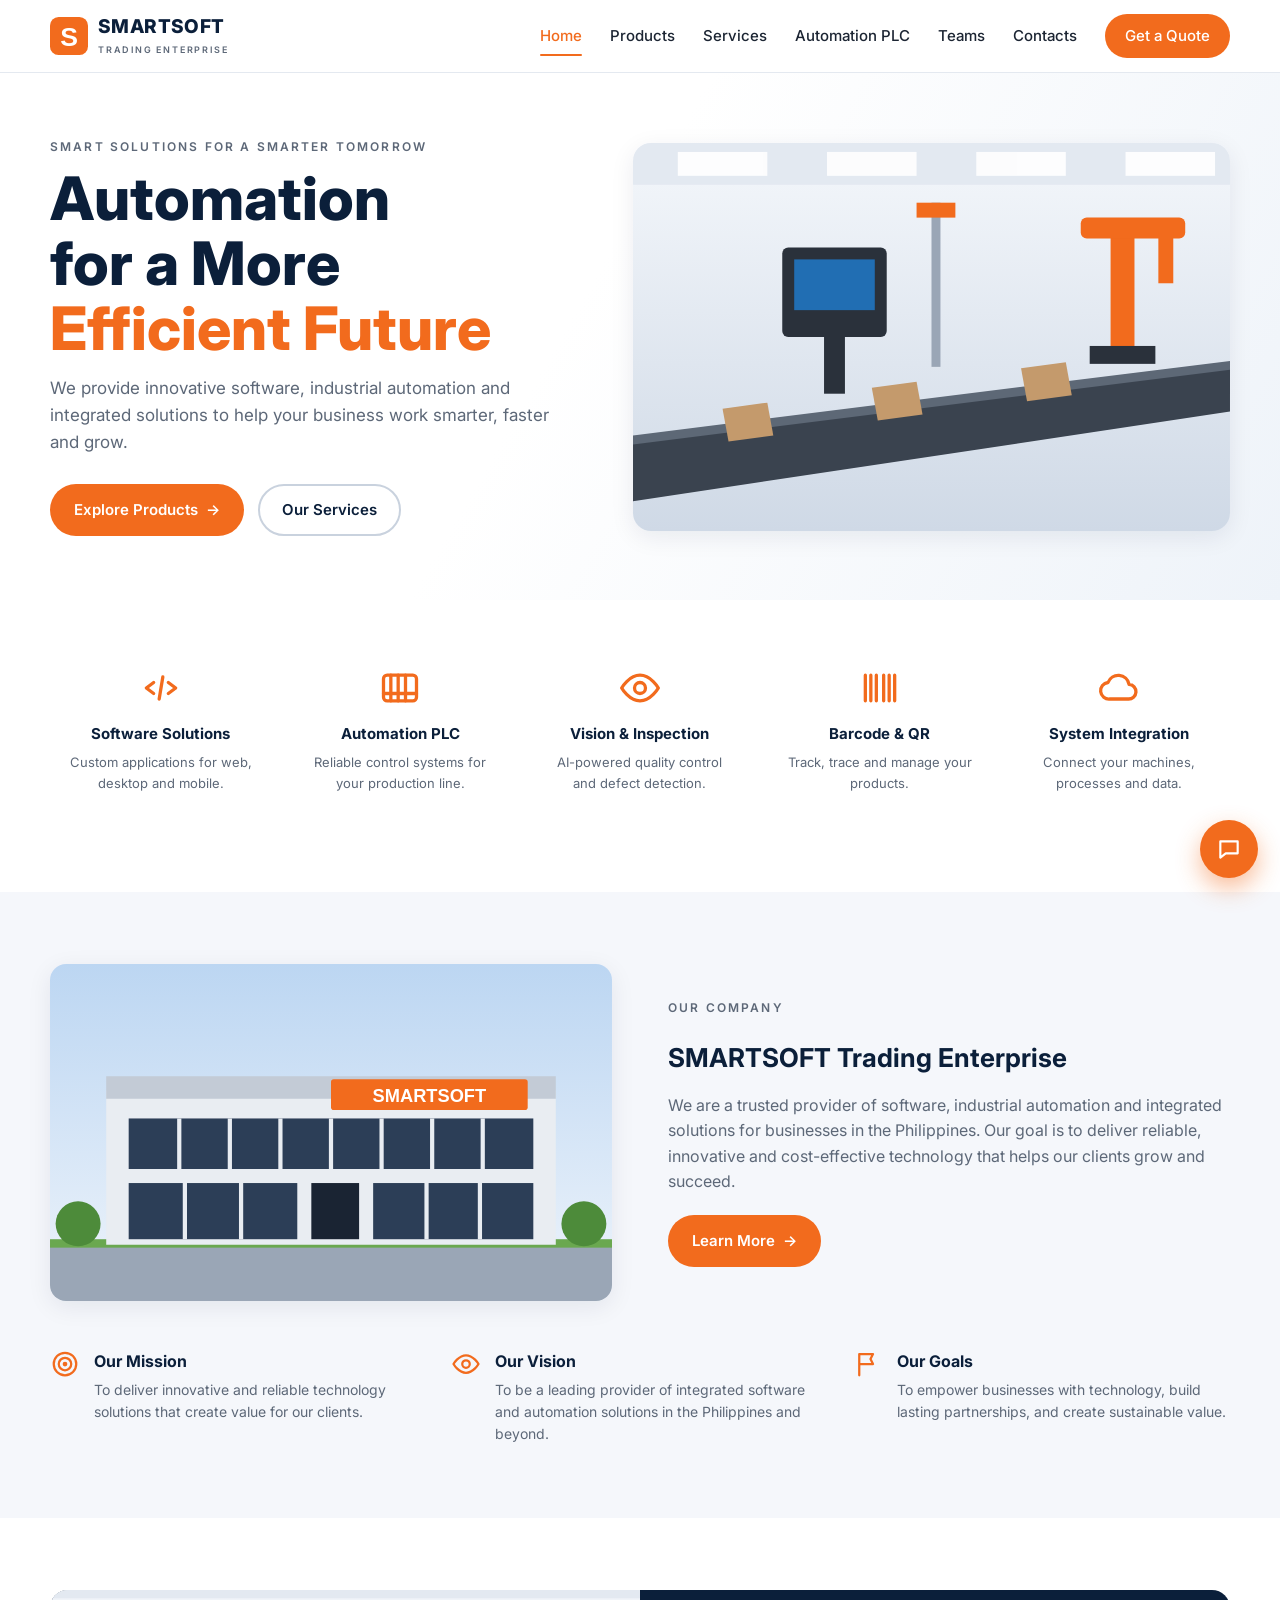
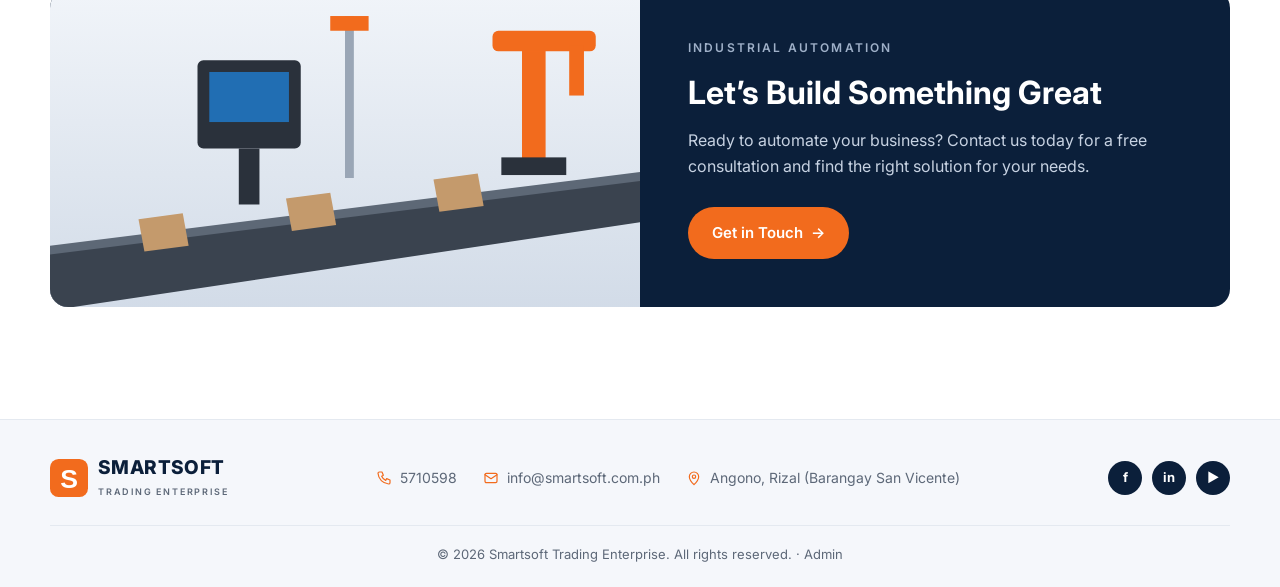
<file: 011-smartsoft_website/index.html>
<!DOCTYPE html>
<html lang="en">
<head>
  <meta charset="UTF-8">
  <meta name="viewport" content="width=device-width, initial-scale=1.0">
  <title>Home | SMARTSOFT Trading Enterprise</title>
  <meta name="description" content="Software, industrial automation and integrated solutions in the Philippines.">
  <link rel="icon" href="img/logo.svg" type="image/svg+xml">
  <link rel="preconnect" href="https://fonts.googleapis.com">
  <link href="https://fonts.googleapis.com/css2?family=Inter:wght@400;500;600;700;800&display=swap" rel="stylesheet">
  <link rel="stylesheet" href="css/style.css">
</head>
<body>
  <header class="header">
    <div class="container header__inner">
      <a href="index.html" class="brand"><img src="img/logo.svg" alt=""><span><span class="brand__name">SMARTSOFT</span><span class="brand__sub">TRADING ENTERPRISE</span></span></a>
      <button class="nav-toggle" aria-label="Open menu" aria-expanded="false">&#9776;</button>
      <nav class="nav"><a href="index.html" class="active">Home</a><a href="products.html">Products</a><a href="services.html">Services</a><a href="plc.html">Automation PLC</a><a href="team.html">Teams</a><a href="contact.html">Contacts</a><a href="contact.html#quote" class="btn btn--primary btn--sm">Get a Quote</a></nav>
    </div>
  </header>

  <main>

    <section class="hero">
      <div class="container hero__grid">
        <div>
          <p class="eyebrow">Smart solutions for a smarter tomorrow</p>
          <h1>Automation<br>for a More<br><span class="accent">Efficient Future</span></h1>
          <p class="lead">We provide innovative software, industrial automation and integrated solutions to help your business work smarter, faster and grow.</p>
          <div class="btn-row">
            <a href="products.html" class="btn btn--primary">Explore Products <span aria-hidden="true">&rarr;</span></a>
            <a href="services.html" class="btn btn--ghost">Our Services</a>
          </div>
        </div>
        <div class="hero__media"><img src="img/factory.svg" alt="Automated production line with robotic arm and vision camera"></div>
      </div>
    </section>

    <section class="section" style="padding-top:40px">
      <div class="container features"><div class="feature"><div class="icon"><svg viewBox="0 0 24 24" fill="none" stroke="currentColor" stroke-width="1.8" stroke-linecap="round" stroke-linejoin="round" aria-hidden="true"><path d="M8 9l-4 3 4 3M16 9l4 3-4 3M13 6l-2 12"/></svg></div><h4>Software Solutions</h4><p>Custom applications for web, desktop and mobile.</p></div><div class="feature"><div class="icon"><svg viewBox="0 0 24 24" fill="none" stroke="currentColor" stroke-width="1.8" stroke-linecap="round" stroke-linejoin="round" aria-hidden="true"><rect x="3" y="5" width="18" height="14" rx="2"/><path d="M7 5v14M11 5v14M15 5v14M3 15h18"/></svg></div><h4>Automation PLC</h4><p>Reliable control systems for your production line.</p></div><div class="feature"><div class="icon"><svg viewBox="0 0 24 24" fill="none" stroke="currentColor" stroke-width="1.8" stroke-linecap="round" stroke-linejoin="round" aria-hidden="true"><path d="M2 12s4-7 10-7 10 7 10 7-4 7-10 7S2 12 2 12z"/><circle cx="12" cy="12" r="3"/></svg></div><h4>Vision &amp; Inspection</h4><p>AI-powered quality control and defect detection.</p></div><div class="feature"><div class="icon"><svg viewBox="0 0 24 24" fill="none" stroke="currentColor" stroke-width="1.8" stroke-linecap="round" stroke-linejoin="round" aria-hidden="true"><path d="M4 5v14M7 5v14M10 5v14M14 5v14M17 5v14M20 5v14"/></svg></div><h4>Barcode &amp; QR</h4><p>Track, trace and manage your products.</p></div><div class="feature"><div class="icon"><svg viewBox="0 0 24 24" fill="none" stroke="currentColor" stroke-width="1.8" stroke-linecap="round" stroke-linejoin="round" aria-hidden="true"><path d="M7 18h10a4 4 0 0 0 .5-8A6 6 0 0 0 6 9a4.5 4.5 0 0 0 1 9z"/></svg></div><h4>System Integration</h4><p>Connect your machines, processes and data.</p></div></div>
    </section>

    <section class="section section--soft">
      <div class="container">
        <div class="split">
          <div class="media"><img src="img/building.svg" alt="SMARTSOFT office building"></div>
          <div>
            <p class="eyebrow">Our company</p>
            <h2 class="subtitle">SMARTSOFT Trading Enterprise</h2>
            <p>We are a trusted provider of software, industrial automation and integrated solutions for businesses in the Philippines. Our goal is to deliver reliable, innovative and cost-effective technology that helps our clients grow and succeed.</p>
            <a href="team.html" class="btn btn--primary">Learn More <span aria-hidden="true">&rarr;</span></a>
          </div>
        </div>
        <div class="mvg">
          <div class="mvg__item"><div class="icon"><svg viewBox="0 0 24 24" fill="none" stroke="currentColor" stroke-width="1.8" stroke-linecap="round" stroke-linejoin="round" aria-hidden="true"><circle cx="12" cy="12" r="9"/><circle cx="12" cy="12" r="5"/><circle cx="12" cy="12" r="1"/></svg></div><div><h4>Our Mission</h4><p>To deliver innovative and reliable technology solutions that create value for our clients.</p></div></div>
          <div class="mvg__item"><div class="icon"><svg viewBox="0 0 24 24" fill="none" stroke="currentColor" stroke-width="1.8" stroke-linecap="round" stroke-linejoin="round" aria-hidden="true"><path d="M2 12s4-7 10-7 10 7 10 7-4 7-10 7S2 12 2 12z"/><circle cx="12" cy="12" r="3"/></svg></div><div><h4>Our Vision</h4><p>To be a leading provider of integrated software and automation solutions in the Philippines and beyond.</p></div></div>
          <div class="mvg__item"><div class="icon"><svg viewBox="0 0 24 24" fill="none" stroke="currentColor" stroke-width="1.8" stroke-linecap="round" stroke-linejoin="round" aria-hidden="true"><path d="M5 21V4M5 4h11l-2 4 2 4H5"/></svg></div><div><h4>Our Goals</h4><p>To empower businesses with technology, build lasting partnerships, and create sustainable value.</p></div></div>
        </div>
      </div>
    </section>

    <section class="section">
      <div class="container">
        <div class="cta">
          <div class="cta__img" role="img" aria-label="Industrial automation equipment"></div>
          <div class="cta__body">
            <p class="eyebrow">Industrial automation</p>
            <h2>Let&rsquo;s Build Something Great</h2>
            <p>Ready to automate your business? Contact us today for a free consultation and find the right solution for your needs.</p>
            <div class="btn-row"><a href="contact.html" class="btn btn--primary">Get in Touch <span aria-hidden="true">&rarr;</span></a></div>
          </div>
        </div>
      </div>
    </section>
  </main>

  <footer class="footer">
    <div class="container">
      <div class="footer__top">
        <a href="index.html" class="brand"><img src="img/logo.svg" alt=""><span><span class="brand__name">SMARTSOFT</span><span class="brand__sub">TRADING ENTERPRISE</span></span></a>
        <div class="footer__contacts">
          <span><svg viewBox="0 0 24 24" fill="none" stroke="currentColor" stroke-width="1.8" stroke-linecap="round" stroke-linejoin="round" aria-hidden="true"><path d="M5 3h4l2 5-2.5 1.5a11 11 0 0 0 6 6L16 13l5 2v4a2 2 0 0 1-2 2A17 17 0 0 1 3 5a2 2 0 0 1 2-2z"/></svg> 5710598</span>
          <span><svg viewBox="0 0 24 24" fill="none" stroke="currentColor" stroke-width="1.8" stroke-linecap="round" stroke-linejoin="round" aria-hidden="true"><rect x="3" y="5" width="18" height="14" rx="2"/><path d="M3 7l9 6 9-6"/></svg> info@smartsoft.com.ph</span>
          <span><svg viewBox="0 0 24 24" fill="none" stroke="currentColor" stroke-width="1.8" stroke-linecap="round" stroke-linejoin="round" aria-hidden="true"><path d="M12 22s7-7 7-12a7 7 0 0 0-14 0c0 5 7 12 7 12z"/><circle cx="12" cy="10" r="2.5"/></svg> Angono, Rizal (Barangay San Vicente)</span>
        </div>
        <div class="socials"><a href="#" aria-label="Facebook">f</a><a href="#" aria-label="LinkedIn">in</a><a href="#" aria-label="YouTube">&#9654;</a></div>
      </div>
      <p class="footer__copy">&copy; <span data-year>2026</span> Smartsoft Trading Enterprise. All rights reserved. &middot; <a href="admin/dashboard.html">Admin</a></p>
    </div>
  </footer>

  <script src="js/main.js"></script>
</body>
</html>
</file>
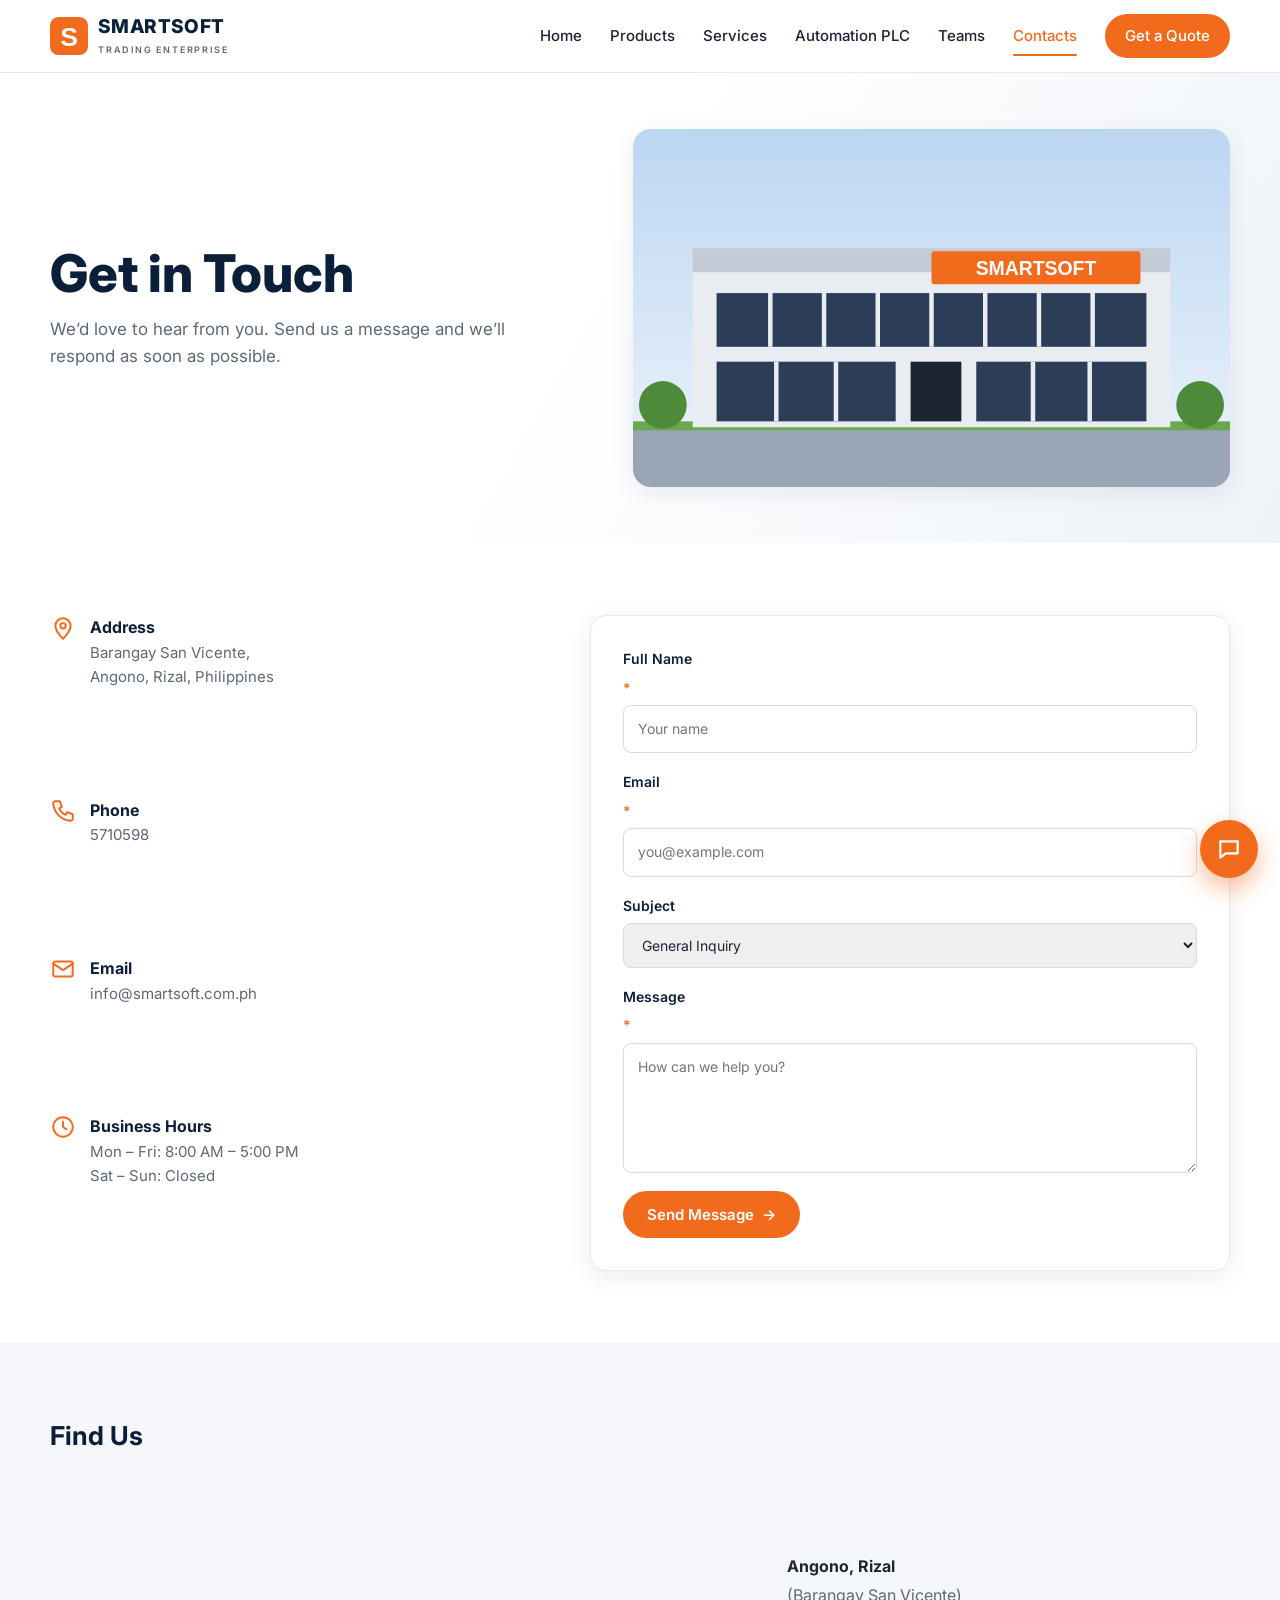
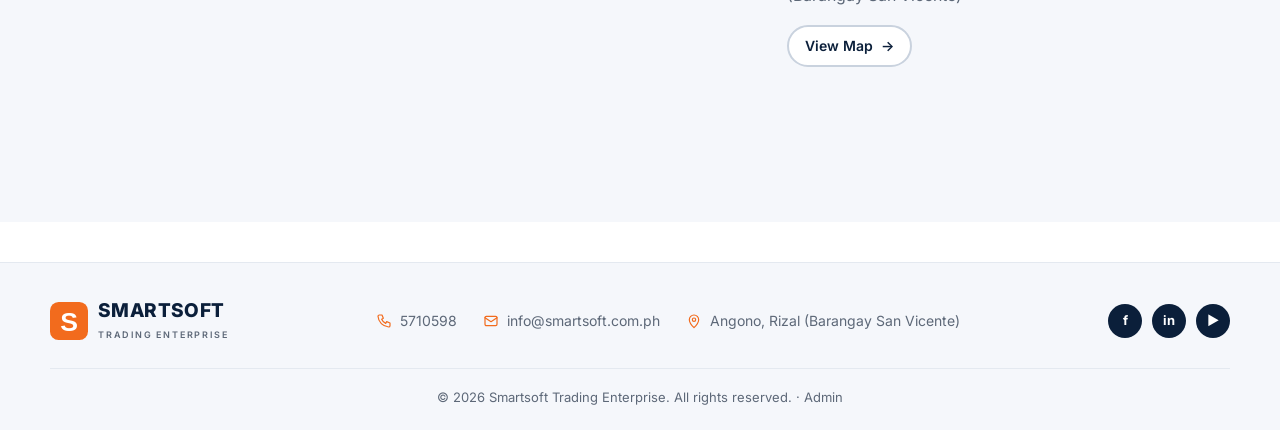
<file: 011-smartsoft_website/contact.html>
<!DOCTYPE html>
<html lang="en">
<head>
  <meta charset="UTF-8">
  <meta name="viewport" content="width=device-width, initial-scale=1.0">
  <title>Contact | SMARTSOFT Trading Enterprise</title>
  <meta name="description" content="Contact SMARTSOFT Trading Enterprise in Angono, Rizal.">
  <link rel="icon" href="img/logo.svg" type="image/svg+xml">
  <link rel="preconnect" href="https://fonts.googleapis.com">
  <link href="https://fonts.googleapis.com/css2?family=Inter:wght@400;500;600;700;800&display=swap" rel="stylesheet">
  <link rel="stylesheet" href="css/style.css">
</head>
<body>
  <header class="header">
    <div class="container header__inner">
      <a href="index.html" class="brand"><img src="img/logo.svg" alt=""><span><span class="brand__name">SMARTSOFT</span><span class="brand__sub">TRADING ENTERPRISE</span></span></a>
      <button class="nav-toggle" aria-label="Open menu" aria-expanded="false">&#9776;</button>
      <nav class="nav"><a href="index.html">Home</a><a href="products.html">Products</a><a href="services.html">Services</a><a href="plc.html">Automation PLC</a><a href="team.html">Teams</a><a href="contact.html" class="active">Contacts</a><a href="contact.html#quote" class="btn btn--primary btn--sm">Get a Quote</a></nav>
    </div>
  </header>

  <main>

    <section class="hero page-hero">
      <div class="container hero__grid">
        <div><h1>Get in Touch</h1><p class="lead">We&rsquo;d love to hear from you. Send us a message and we&rsquo;ll respond as soon as possible.</p></div>
        <div class="hero__media"><img src="img/building.svg" alt="SMARTSOFT office"></div>
      </div>
    </section>
    <section class="section" id="quote">
      <div class="container contact-grid">
        <div class="info">
          <div class="info__item"><div class="icon"><svg viewBox="0 0 24 24" fill="none" stroke="currentColor" stroke-width="1.8" stroke-linecap="round" stroke-linejoin="round" aria-hidden="true"><path d="M12 22s7-7 7-12a7 7 0 0 0-14 0c0 5 7 12 7 12z"/><circle cx="12" cy="10" r="2.5"/></svg></div><div><h4>Address</h4><p>Barangay San Vicente,<br>Angono, Rizal, Philippines</p></div></div>
          <div class="info__item"><div class="icon"><svg viewBox="0 0 24 24" fill="none" stroke="currentColor" stroke-width="1.8" stroke-linecap="round" stroke-linejoin="round" aria-hidden="true"><path d="M5 3h4l2 5-2.5 1.5a11 11 0 0 0 6 6L16 13l5 2v4a2 2 0 0 1-2 2A17 17 0 0 1 3 5a2 2 0 0 1 2-2z"/></svg></div><div><h4>Phone</h4><p><a href="tel:5710598">5710598</a></p></div></div>
          <div class="info__item"><div class="icon"><svg viewBox="0 0 24 24" fill="none" stroke="currentColor" stroke-width="1.8" stroke-linecap="round" stroke-linejoin="round" aria-hidden="true"><rect x="3" y="5" width="18" height="14" rx="2"/><path d="M3 7l9 6 9-6"/></svg></div><div><h4>Email</h4><p><a href="mailto:info@smartsoft.com.ph">info@smartsoft.com.ph</a></p></div></div>
          <div class="info__item"><div class="icon"><svg viewBox="0 0 24 24" fill="none" stroke="currentColor" stroke-width="1.8" stroke-linecap="round" stroke-linejoin="round" aria-hidden="true"><circle cx="12" cy="12" r="9"/><path d="M12 7v5l3 2"/></svg></div><div><h4>Business Hours</h4><p>Mon &ndash; Fri: 8:00 AM &ndash; 5:00 PM<br>Sat &ndash; Sun: Closed</p></div></div>
        </div>
        <form class="form" id="contactForm" novalidate>
          <label>Full Name <span class="req">*</span><input name="name" placeholder="Your name" required></label>
          <label>Email <span class="req">*</span><input name="email" type="email" placeholder="you@example.com" required></label>
          <label>Subject
            <select name="subject"><option>General Inquiry</option><option>Quote Request</option><option>Product Inquiry</option><option>Technical Support</option></select>
          </label>
          <label>Message <span class="req">*</span><textarea name="message" placeholder="How can we help you?" required></textarea></label>
          <div class="form-msg" role="status"></div>
          <div><button class="btn btn--primary" type="submit">Send Message <span aria-hidden="true">&rarr;</span></button></div>
        </form>
      </div>
    </section>
    <section class="section section--soft">
      <div class="container">
        <h2 class="subtitle">Find Us</h2>
        <div class="map">
          <iframe title="Map of Angono, Rizal" loading="lazy" src="https://www.openstreetmap.org/export/embed.html?bbox=121.13%2C14.51%2C121.17%2C14.55&amp;layer=mapnik&amp;marker=14.528%2C121.153"></iframe>
          <div><h4>Angono, Rizal</h4><p class="caption" style="margin:4px 0 16px">(Barangay San Vicente)</p><a class="btn btn--ghost btn--sm" target="_blank" rel="noopener" href="https://www.openstreetmap.org/?mlat=14.528&amp;mlon=121.153#map=15/14.528/121.153">View Map <span aria-hidden="true">&rarr;</span></a></div>
        </div>
      </div>
    </section>
  </main>

  <footer class="footer">
    <div class="container">
      <div class="footer__top">
        <a href="index.html" class="brand"><img src="img/logo.svg" alt=""><span><span class="brand__name">SMARTSOFT</span><span class="brand__sub">TRADING ENTERPRISE</span></span></a>
        <div class="footer__contacts">
          <span><svg viewBox="0 0 24 24" fill="none" stroke="currentColor" stroke-width="1.8" stroke-linecap="round" stroke-linejoin="round" aria-hidden="true"><path d="M5 3h4l2 5-2.5 1.5a11 11 0 0 0 6 6L16 13l5 2v4a2 2 0 0 1-2 2A17 17 0 0 1 3 5a2 2 0 0 1 2-2z"/></svg> 5710598</span>
          <span><svg viewBox="0 0 24 24" fill="none" stroke="currentColor" stroke-width="1.8" stroke-linecap="round" stroke-linejoin="round" aria-hidden="true"><rect x="3" y="5" width="18" height="14" rx="2"/><path d="M3 7l9 6 9-6"/></svg> info@smartsoft.com.ph</span>
          <span><svg viewBox="0 0 24 24" fill="none" stroke="currentColor" stroke-width="1.8" stroke-linecap="round" stroke-linejoin="round" aria-hidden="true"><path d="M12 22s7-7 7-12a7 7 0 0 0-14 0c0 5 7 12 7 12z"/><circle cx="12" cy="10" r="2.5"/></svg> Angono, Rizal (Barangay San Vicente)</span>
        </div>
        <div class="socials"><a href="#" aria-label="Facebook">f</a><a href="#" aria-label="LinkedIn">in</a><a href="#" aria-label="YouTube">&#9654;</a></div>
      </div>
      <p class="footer__copy">&copy; <span data-year>2026</span> Smartsoft Trading Enterprise. All rights reserved. &middot; <a href="admin/dashboard.html">Admin</a></p>
    </div>
  </footer>

  <script src="js/main.js"></script>
</body>
</html>
</file>
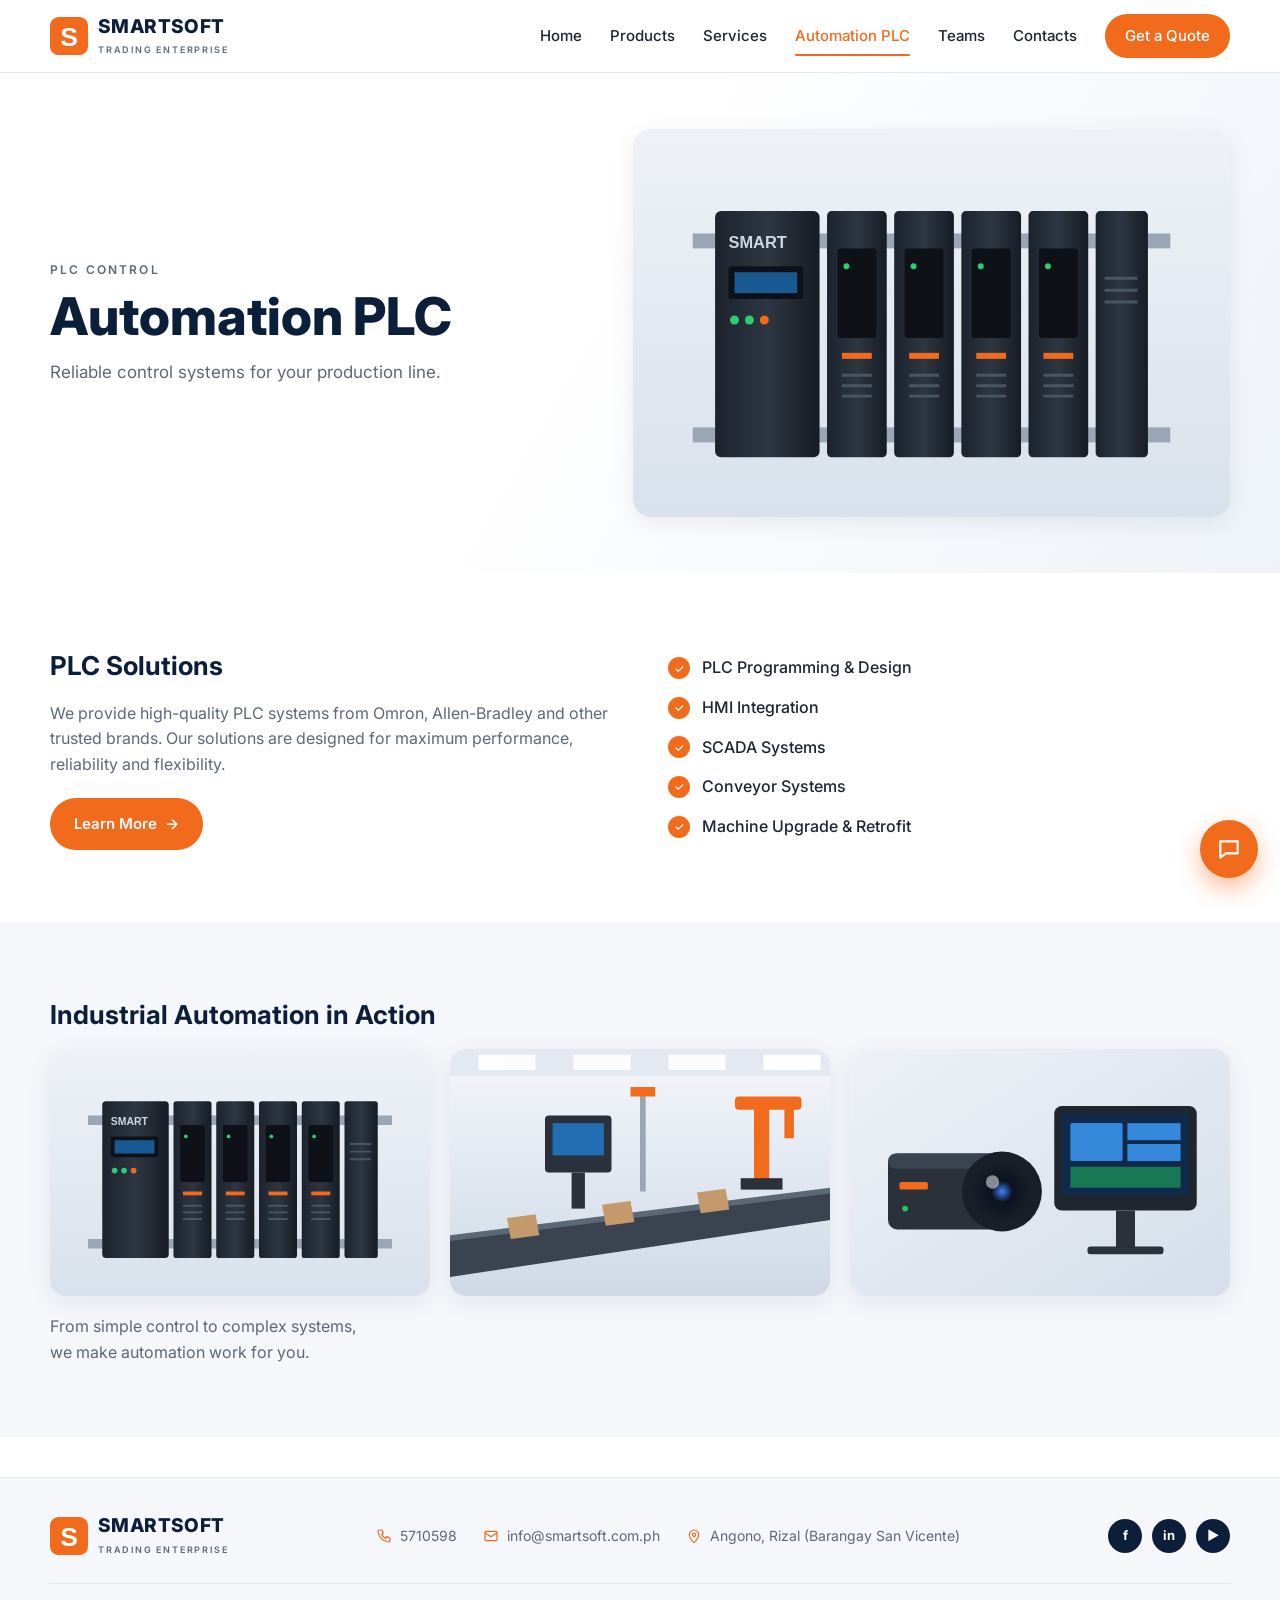
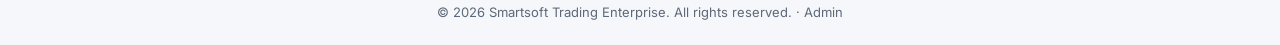
<file: 011-smartsoft_website/plc.html>
<!DOCTYPE html>
<html lang="en">
<head>
  <meta charset="UTF-8">
  <meta name="viewport" content="width=device-width, initial-scale=1.0">
  <title>Automation PLC | SMARTSOFT Trading Enterprise</title>
  <meta name="description" content="PLC programming, HMI, SCADA, conveyor systems and machine retrofits.">
  <link rel="icon" href="img/logo.svg" type="image/svg+xml">
  <link rel="preconnect" href="https://fonts.googleapis.com">
  <link href="https://fonts.googleapis.com/css2?family=Inter:wght@400;500;600;700;800&display=swap" rel="stylesheet">
  <link rel="stylesheet" href="css/style.css">
</head>
<body>
  <header class="header">
    <div class="container header__inner">
      <a href="index.html" class="brand"><img src="img/logo.svg" alt=""><span><span class="brand__name">SMARTSOFT</span><span class="brand__sub">TRADING ENTERPRISE</span></span></a>
      <button class="nav-toggle" aria-label="Open menu" aria-expanded="false">&#9776;</button>
      <nav class="nav"><a href="index.html">Home</a><a href="products.html">Products</a><a href="services.html">Services</a><a href="plc.html" class="active">Automation PLC</a><a href="team.html">Teams</a><a href="contact.html">Contacts</a><a href="contact.html#quote" class="btn btn--primary btn--sm">Get a Quote</a></nav>
    </div>
  </header>

  <main>

    <section class="hero page-hero">
      <div class="container hero__grid">
        <div><p class="eyebrow">PLC control</p><h1>Automation PLC</h1><p class="lead">Reliable control systems for your production line.</p></div>
        <div class="hero__media"><img src="img/plc.svg" alt="Rack of PLC modules"></div>
      </div>
    </section>
    <section class="section">
      <div class="container split">
        <div>
          <h2 class="subtitle">PLC Solutions</h2>
          <p>We provide high-quality PLC systems from Omron, Allen-Bradley and other trusted brands. Our solutions are designed for maximum performance, reliability and flexibility.</p>
          <a href="contact.html" class="btn btn--primary">Learn More <span aria-hidden="true">&rarr;</span></a>
        </div>
        <ul class="checklist">
          <li>PLC Programming &amp; Design</li><li>HMI Integration</li><li>SCADA Systems</li><li>Conveyor Systems</li><li>Machine Upgrade &amp; Retrofit</li>
        </ul>
      </div>
    </section>
    <section class="section section--soft">
      <div class="container">
        <h2 class="subtitle">Industrial Automation in Action</h2>
        <div class="gallery">
          <div class="media"><img src="img/plc.svg" alt="PLC control panel" loading="lazy"></div>
          <div class="media"><img src="img/factory.svg" alt="Conveyor with robotic arm" loading="lazy"></div>
          <div class="media"><img src="img/camera.svg" alt="Vision inspection station" loading="lazy"></div>
        </div>
        <p class="caption">From simple control to complex systems,<br>we make automation work for you.</p>
      </div>
    </section>
  </main>

  <footer class="footer">
    <div class="container">
      <div class="footer__top">
        <a href="index.html" class="brand"><img src="img/logo.svg" alt=""><span><span class="brand__name">SMARTSOFT</span><span class="brand__sub">TRADING ENTERPRISE</span></span></a>
        <div class="footer__contacts">
          <span><svg viewBox="0 0 24 24" fill="none" stroke="currentColor" stroke-width="1.8" stroke-linecap="round" stroke-linejoin="round" aria-hidden="true"><path d="M5 3h4l2 5-2.5 1.5a11 11 0 0 0 6 6L16 13l5 2v4a2 2 0 0 1-2 2A17 17 0 0 1 3 5a2 2 0 0 1 2-2z"/></svg> 5710598</span>
          <span><svg viewBox="0 0 24 24" fill="none" stroke="currentColor" stroke-width="1.8" stroke-linecap="round" stroke-linejoin="round" aria-hidden="true"><rect x="3" y="5" width="18" height="14" rx="2"/><path d="M3 7l9 6 9-6"/></svg> info@smartsoft.com.ph</span>
          <span><svg viewBox="0 0 24 24" fill="none" stroke="currentColor" stroke-width="1.8" stroke-linecap="round" stroke-linejoin="round" aria-hidden="true"><path d="M12 22s7-7 7-12a7 7 0 0 0-14 0c0 5 7 12 7 12z"/><circle cx="12" cy="10" r="2.5"/></svg> Angono, Rizal (Barangay San Vicente)</span>
        </div>
        <div class="socials"><a href="#" aria-label="Facebook">f</a><a href="#" aria-label="LinkedIn">in</a><a href="#" aria-label="YouTube">&#9654;</a></div>
      </div>
      <p class="footer__copy">&copy; <span data-year>2026</span> Smartsoft Trading Enterprise. All rights reserved. &middot; <a href="admin/dashboard.html">Admin</a></p>
    </div>
  </footer>

  <script src="js/main.js"></script>
</body>
</html>
</file>
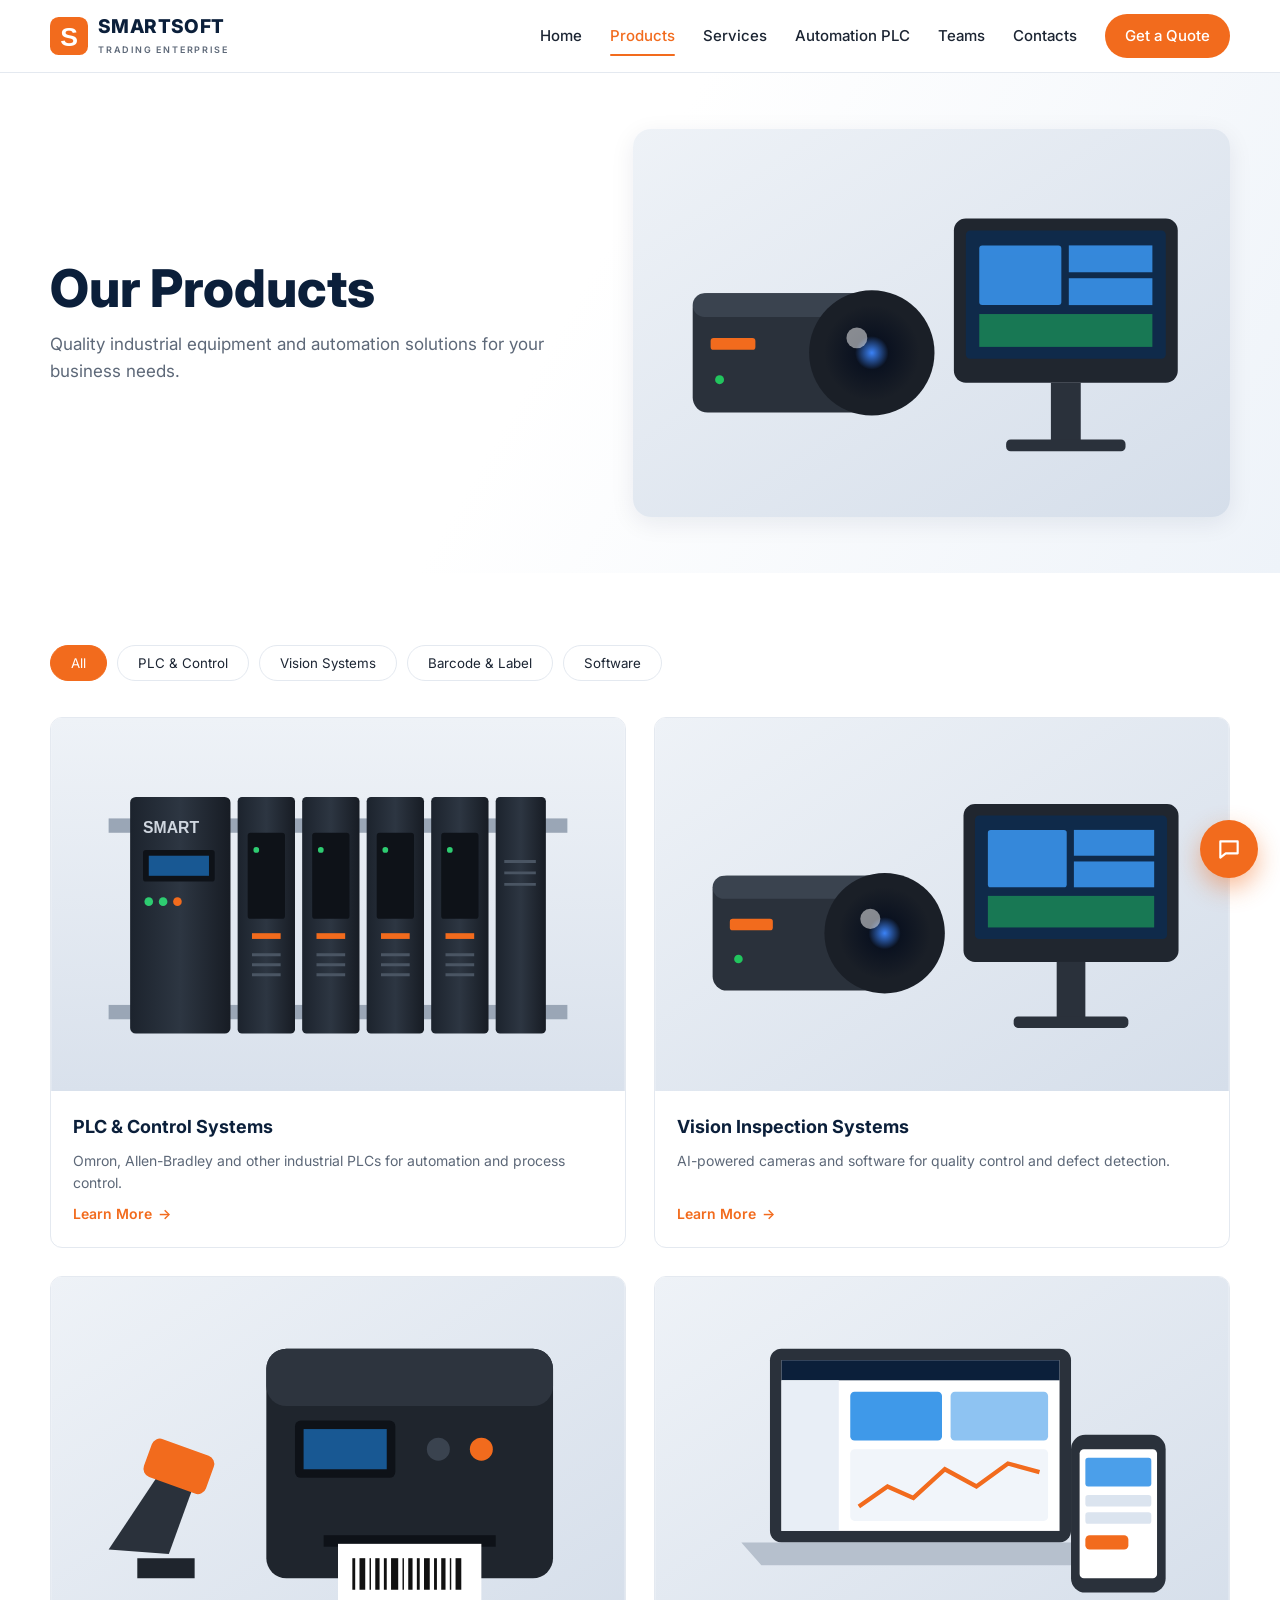
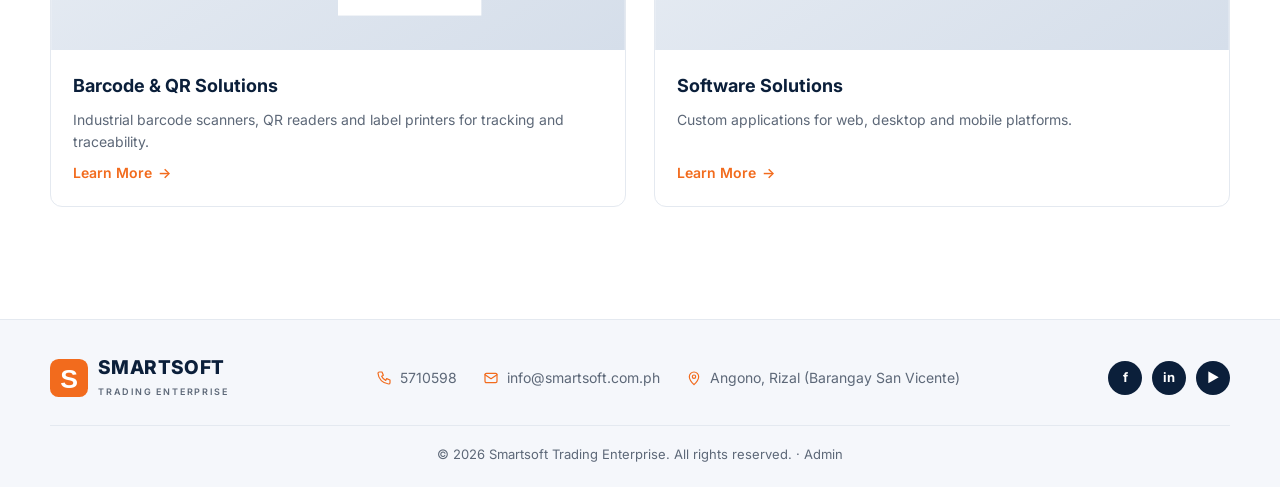
<file: 011-smartsoft_website/products.html>
<!DOCTYPE html>
<html lang="en">
<head>
  <meta charset="UTF-8">
  <meta name="viewport" content="width=device-width, initial-scale=1.0">
  <title>Products | SMARTSOFT Trading Enterprise</title>
  <meta name="description" content="PLCs, vision inspection systems, barcode solutions and software.">
  <link rel="icon" href="img/logo.svg" type="image/svg+xml">
  <link rel="preconnect" href="https://fonts.googleapis.com">
  <link href="https://fonts.googleapis.com/css2?family=Inter:wght@400;500;600;700;800&display=swap" rel="stylesheet">
  <link rel="stylesheet" href="css/style.css">
</head>
<body>
  <header class="header">
    <div class="container header__inner">
      <a href="index.html" class="brand"><img src="img/logo.svg" alt=""><span><span class="brand__name">SMARTSOFT</span><span class="brand__sub">TRADING ENTERPRISE</span></span></a>
      <button class="nav-toggle" aria-label="Open menu" aria-expanded="false">&#9776;</button>
      <nav class="nav"><a href="index.html">Home</a><a href="products.html" class="active">Products</a><a href="services.html">Services</a><a href="plc.html">Automation PLC</a><a href="team.html">Teams</a><a href="contact.html">Contacts</a><a href="contact.html#quote" class="btn btn--primary btn--sm">Get a Quote</a></nav>
    </div>
  </header>

  <main>

    <section class="hero page-hero">
      <div class="container hero__grid">
        <div><h1>Our Products</h1><p class="lead">Quality industrial equipment and automation solutions for your business needs.</p></div>
        <div class="hero__media"><img src="img/camera.svg" alt="Industrial vision camera"></div>
      </div>
    </section>
    <section class="section">
      <div class="container">
        <div class="filters" role="group" aria-label="Filter products">
          <button class="chip active" data-filter="all">All</button>
          <button class="chip" data-filter="plc">PLC &amp; Control</button>
          <button class="chip" data-filter="vision">Vision Systems</button>
          <button class="chip" data-filter="barcode">Barcode &amp; Label</button>
          <button class="chip" data-filter="software">Software</button>
        </div>
        <div class="cards" id="productGrid">
          <article class="card" data-category="plc">
            <div class="card__img"><img src="img/plc.svg" alt="" loading="lazy"></div>
            <div class="card__body"><h3>PLC &amp; Control Systems</h3><p>Omron, Allen-Bradley and other industrial PLCs for automation and process control.</p><a href="plc.html" class="link-more">Learn More <span aria-hidden="true">&rarr;</span></a></div>
          </article>
          <article class="card" data-category="vision">
            <div class="card__img"><img src="img/camera.svg" alt="" loading="lazy"></div>
            <div class="card__body"><h3>Vision Inspection Systems</h3><p>AI-powered cameras and software for quality control and defect detection.</p><a href="vision-inspection.html" class="link-more">Learn More <span aria-hidden="true">&rarr;</span></a></div>
          </article>
          <article class="card" data-category="barcode">
            <div class="card__img"><img src="img/printer.svg" alt="" loading="lazy"></div>
            <div class="card__body"><h3>Barcode &amp; QR Solutions</h3><p>Industrial barcode scanners, QR readers and label printers for tracking and traceability.</p><a href="contact.html" class="link-more">Learn More <span aria-hidden="true">&rarr;</span></a></div>
          </article>
          <article class="card" data-category="software">
            <div class="card__img"><img src="img/laptop.svg" alt="" loading="lazy"></div>
            <div class="card__body"><h3>Software Solutions</h3><p>Custom applications for web, desktop and mobile platforms.</p><a href="services.html" class="link-more">Learn More <span aria-hidden="true">&rarr;</span></a></div>
          </article>
        </div>
      </div>
    </section>
  </main>

  <footer class="footer">
    <div class="container">
      <div class="footer__top">
        <a href="index.html" class="brand"><img src="img/logo.svg" alt=""><span><span class="brand__name">SMARTSOFT</span><span class="brand__sub">TRADING ENTERPRISE</span></span></a>
        <div class="footer__contacts">
          <span><svg viewBox="0 0 24 24" fill="none" stroke="currentColor" stroke-width="1.8" stroke-linecap="round" stroke-linejoin="round" aria-hidden="true"><path d="M5 3h4l2 5-2.5 1.5a11 11 0 0 0 6 6L16 13l5 2v4a2 2 0 0 1-2 2A17 17 0 0 1 3 5a2 2 0 0 1 2-2z"/></svg> 5710598</span>
          <span><svg viewBox="0 0 24 24" fill="none" stroke="currentColor" stroke-width="1.8" stroke-linecap="round" stroke-linejoin="round" aria-hidden="true"><rect x="3" y="5" width="18" height="14" rx="2"/><path d="M3 7l9 6 9-6"/></svg> info@smartsoft.com.ph</span>
          <span><svg viewBox="0 0 24 24" fill="none" stroke="currentColor" stroke-width="1.8" stroke-linecap="round" stroke-linejoin="round" aria-hidden="true"><path d="M12 22s7-7 7-12a7 7 0 0 0-14 0c0 5 7 12 7 12z"/><circle cx="12" cy="10" r="2.5"/></svg> Angono, Rizal (Barangay San Vicente)</span>
        </div>
        <div class="socials"><a href="#" aria-label="Facebook">f</a><a href="#" aria-label="LinkedIn">in</a><a href="#" aria-label="YouTube">&#9654;</a></div>
      </div>
      <p class="footer__copy">&copy; <span data-year>2026</span> Smartsoft Trading Enterprise. All rights reserved. &middot; <a href="admin/dashboard.html">Admin</a></p>
    </div>
  </footer>

  <script src="js/main.js"></script>
</body>
</html>
</file>
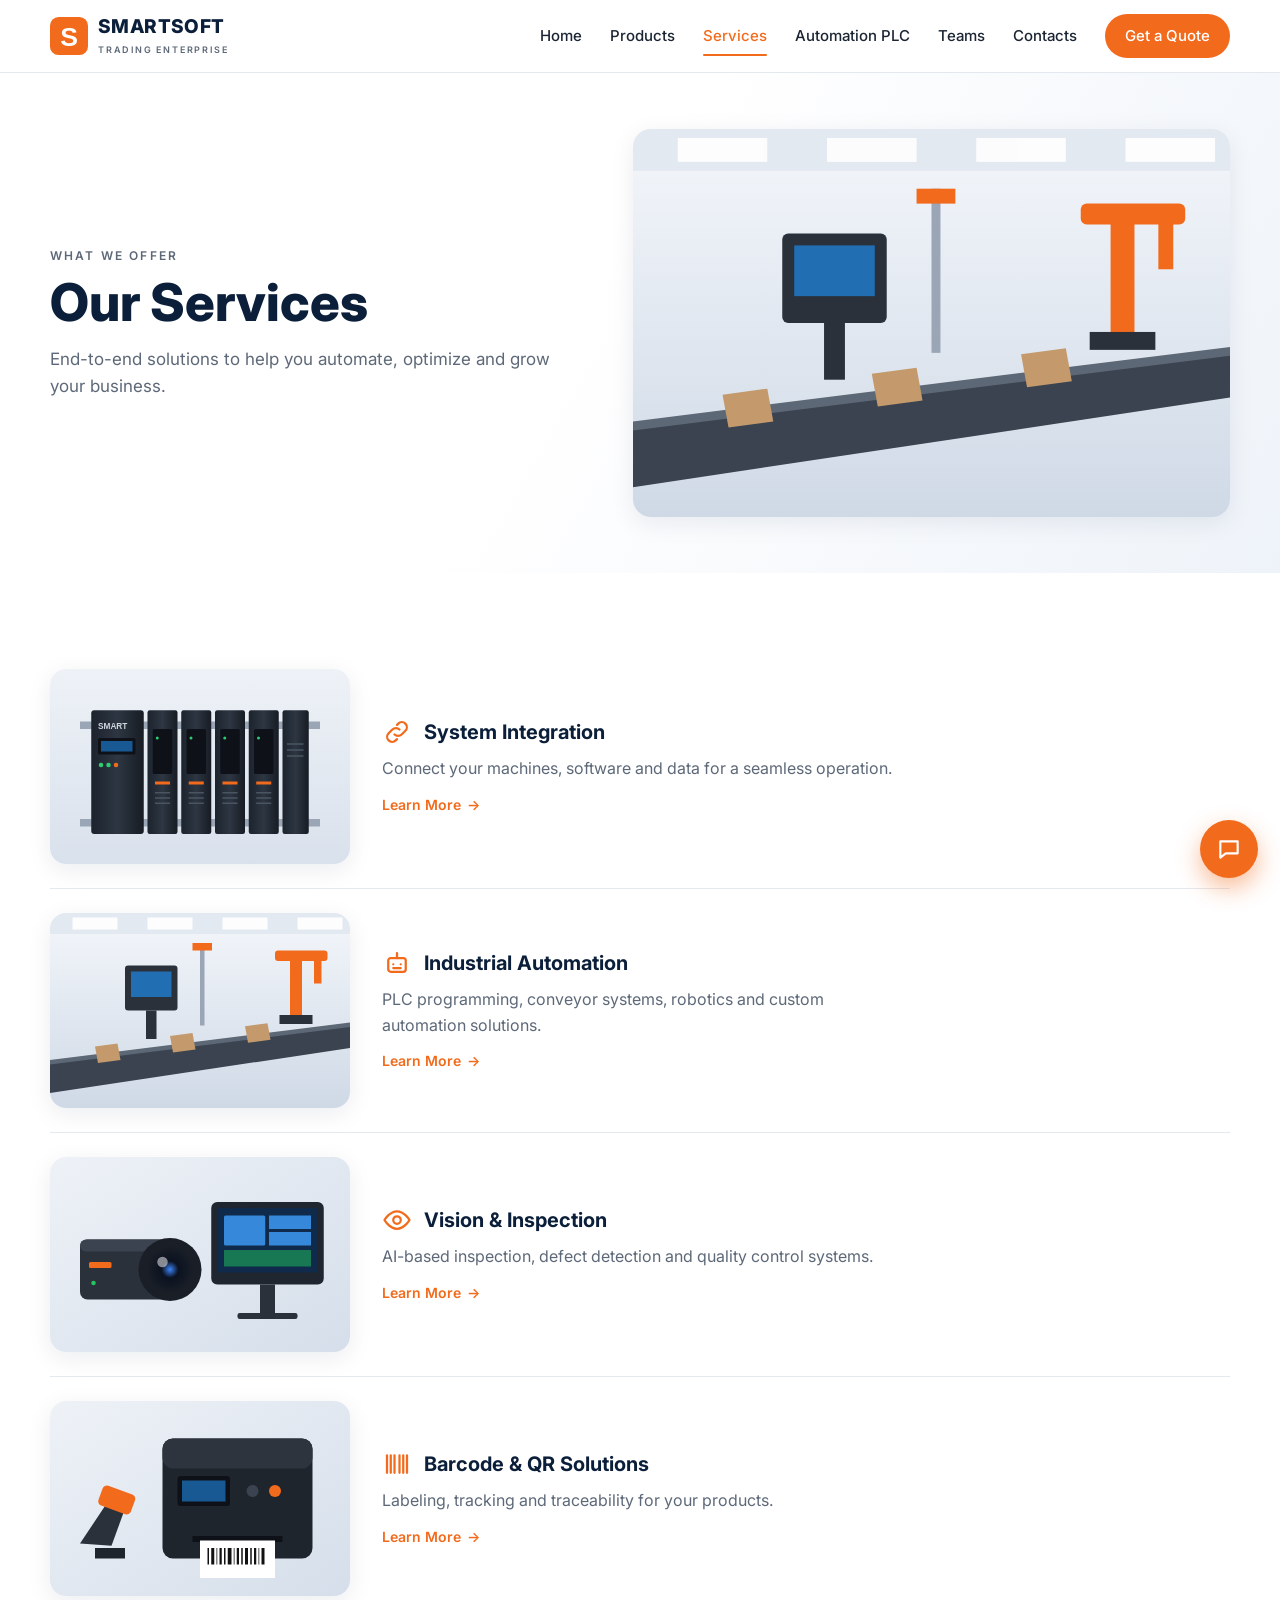
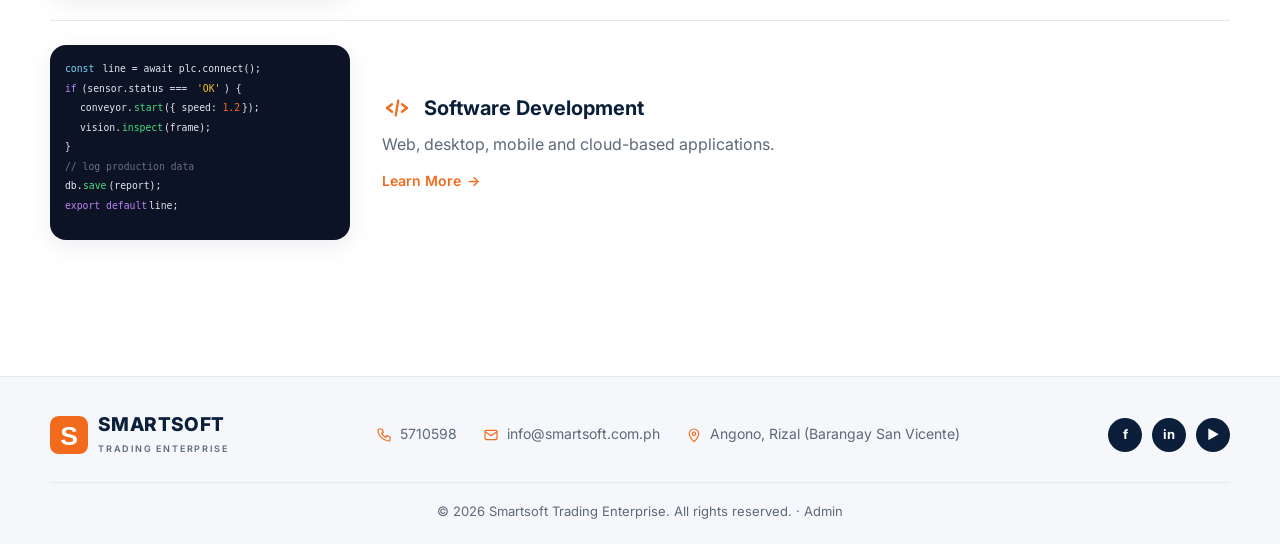
<file: 011-smartsoft_website/services.html>
<!DOCTYPE html>
<html lang="en">
<head>
  <meta charset="UTF-8">
  <meta name="viewport" content="width=device-width, initial-scale=1.0">
  <title>Services | SMARTSOFT Trading Enterprise</title>
  <meta name="description" content="System integration, industrial automation, vision inspection and software development.">
  <link rel="icon" href="img/logo.svg" type="image/svg+xml">
  <link rel="preconnect" href="https://fonts.googleapis.com">
  <link href="https://fonts.googleapis.com/css2?family=Inter:wght@400;500;600;700;800&display=swap" rel="stylesheet">
  <link rel="stylesheet" href="css/style.css">
</head>
<body>
  <header class="header">
    <div class="container header__inner">
      <a href="index.html" class="brand"><img src="img/logo.svg" alt=""><span><span class="brand__name">SMARTSOFT</span><span class="brand__sub">TRADING ENTERPRISE</span></span></a>
      <button class="nav-toggle" aria-label="Open menu" aria-expanded="false">&#9776;</button>
      <nav class="nav"><a href="index.html">Home</a><a href="products.html">Products</a><a href="services.html" class="active">Services</a><a href="plc.html">Automation PLC</a><a href="team.html">Teams</a><a href="contact.html">Contacts</a><a href="contact.html#quote" class="btn btn--primary btn--sm">Get a Quote</a></nav>
    </div>
  </header>

  <main>

    <section class="hero page-hero">
      <div class="container hero__grid">
        <div><p class="eyebrow">What we offer</p><h1>Our Services</h1><p class="lead">End-to-end solutions to help you automate, optimize and grow your business.</p></div>
        <div class="hero__media"><img src="img/factory.svg" alt="Automated factory floor"></div>
      </div>
    </section>
    <section class="section"><div class="container">
        <div class="service">
          <div class="media"><img src="img/plc.svg" alt="" loading="lazy"></div>
          <div><div class="service__head"><div class="icon"><svg viewBox="0 0 24 24" fill="none" stroke="currentColor" stroke-width="1.8" stroke-linecap="round" stroke-linejoin="round" aria-hidden="true"><path d="M10 14a4 4 0 0 0 5.7 0l3-3a4 4 0 0 0-5.7-5.7l-1 1"/><path d="M14 10a4 4 0 0 0-5.7 0l-3 3a4 4 0 0 0 5.7 5.7l1-1"/></svg></div><h3>System Integration</h3></div><p>Connect your machines, software and data for a seamless operation.</p><a href="contact.html" class="link-more">Learn More <span aria-hidden="true">&rarr;</span></a></div>
        </div>
        <div class="service">
          <div class="media"><img src="img/factory.svg" alt="" loading="lazy"></div>
          <div><div class="service__head"><div class="icon"><svg viewBox="0 0 24 24" fill="none" stroke="currentColor" stroke-width="1.8" stroke-linecap="round" stroke-linejoin="round" aria-hidden="true"><rect x="5" y="8" width="14" height="11" rx="2"/><path d="M12 4v4M9 13h.01M15 13h.01M9 16h6"/></svg></div><h3>Industrial Automation</h3></div><p>PLC programming, conveyor systems, robotics and custom automation solutions.</p><a href="contact.html" class="link-more">Learn More <span aria-hidden="true">&rarr;</span></a></div>
        </div>
        <div class="service">
          <div class="media"><img src="img/camera.svg" alt="" loading="lazy"></div>
          <div><div class="service__head"><div class="icon"><svg viewBox="0 0 24 24" fill="none" stroke="currentColor" stroke-width="1.8" stroke-linecap="round" stroke-linejoin="round" aria-hidden="true"><path d="M2 12s4-7 10-7 10 7 10 7-4 7-10 7S2 12 2 12z"/><circle cx="12" cy="12" r="3"/></svg></div><h3>Vision &amp; Inspection</h3></div><p>AI-based inspection, defect detection and quality control systems.</p><a href="contact.html" class="link-more">Learn More <span aria-hidden="true">&rarr;</span></a></div>
        </div>
        <div class="service">
          <div class="media"><img src="img/printer.svg" alt="" loading="lazy"></div>
          <div><div class="service__head"><div class="icon"><svg viewBox="0 0 24 24" fill="none" stroke="currentColor" stroke-width="1.8" stroke-linecap="round" stroke-linejoin="round" aria-hidden="true"><path d="M4 5v14M7 5v14M10 5v14M14 5v14M17 5v14M20 5v14"/></svg></div><h3>Barcode &amp; QR Solutions</h3></div><p>Labeling, tracking and traceability for your products.</p><a href="contact.html" class="link-more">Learn More <span aria-hidden="true">&rarr;</span></a></div>
        </div>
        <div class="service">
          <div class="media"><img src="img/code.svg" alt="" loading="lazy"></div>
          <div><div class="service__head"><div class="icon"><svg viewBox="0 0 24 24" fill="none" stroke="currentColor" stroke-width="1.8" stroke-linecap="round" stroke-linejoin="round" aria-hidden="true"><path d="M8 9l-4 3 4 3M16 9l4 3-4 3M13 6l-2 12"/></svg></div><h3>Software Development</h3></div><p>Web, desktop, mobile and cloud-based applications.</p><a href="contact.html" class="link-more">Learn More <span aria-hidden="true">&rarr;</span></a></div>
        </div>
    </div></section>
  </main>

  <footer class="footer">
    <div class="container">
      <div class="footer__top">
        <a href="index.html" class="brand"><img src="img/logo.svg" alt=""><span><span class="brand__name">SMARTSOFT</span><span class="brand__sub">TRADING ENTERPRISE</span></span></a>
        <div class="footer__contacts">
          <span><svg viewBox="0 0 24 24" fill="none" stroke="currentColor" stroke-width="1.8" stroke-linecap="round" stroke-linejoin="round" aria-hidden="true"><path d="M5 3h4l2 5-2.5 1.5a11 11 0 0 0 6 6L16 13l5 2v4a2 2 0 0 1-2 2A17 17 0 0 1 3 5a2 2 0 0 1 2-2z"/></svg> 5710598</span>
          <span><svg viewBox="0 0 24 24" fill="none" stroke="currentColor" stroke-width="1.8" stroke-linecap="round" stroke-linejoin="round" aria-hidden="true"><rect x="3" y="5" width="18" height="14" rx="2"/><path d="M3 7l9 6 9-6"/></svg> info@smartsoft.com.ph</span>
          <span><svg viewBox="0 0 24 24" fill="none" stroke="currentColor" stroke-width="1.8" stroke-linecap="round" stroke-linejoin="round" aria-hidden="true"><path d="M12 22s7-7 7-12a7 7 0 0 0-14 0c0 5 7 12 7 12z"/><circle cx="12" cy="10" r="2.5"/></svg> Angono, Rizal (Barangay San Vicente)</span>
        </div>
        <div class="socials"><a href="#" aria-label="Facebook">f</a><a href="#" aria-label="LinkedIn">in</a><a href="#" aria-label="YouTube">&#9654;</a></div>
      </div>
      <p class="footer__copy">&copy; <span data-year>2026</span> Smartsoft Trading Enterprise. All rights reserved. &middot; <a href="admin/dashboard.html">Admin</a></p>
    </div>
  </footer>

  <script src="js/main.js"></script>
</body>
</html>
</file>
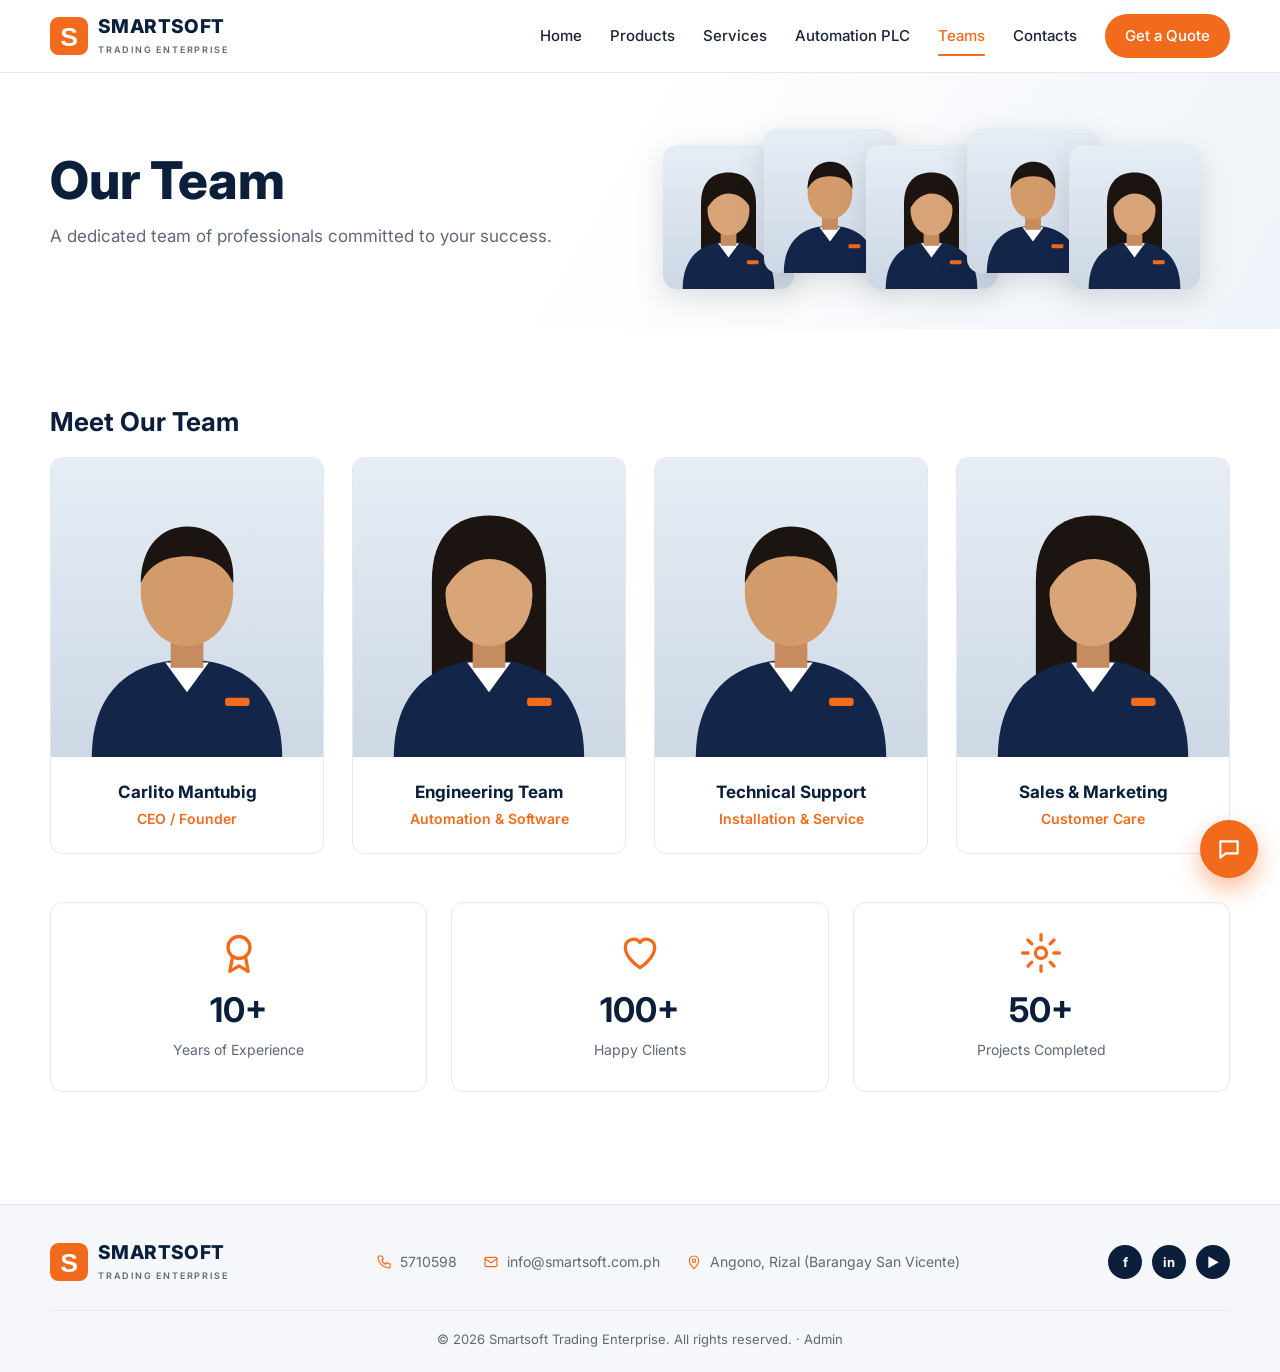
<file: 011-smartsoft_website/team.html>
<!DOCTYPE html>
<html lang="en">
<head>
  <meta charset="UTF-8">
  <meta name="viewport" content="width=device-width, initial-scale=1.0">
  <title>Our Team | SMARTSOFT Trading Enterprise</title>
  <meta name="description" content="Meet the SMARTSOFT team of automation and software professionals.">
  <link rel="icon" href="img/logo.svg" type="image/svg+xml">
  <link rel="preconnect" href="https://fonts.googleapis.com">
  <link href="https://fonts.googleapis.com/css2?family=Inter:wght@400;500;600;700;800&display=swap" rel="stylesheet">
  <link rel="stylesheet" href="css/style.css">
</head>
<body>
  <header class="header">
    <div class="container header__inner">
      <a href="index.html" class="brand"><img src="img/logo.svg" alt=""><span><span class="brand__name">SMARTSOFT</span><span class="brand__sub">TRADING ENTERPRISE</span></span></a>
      <button class="nav-toggle" aria-label="Open menu" aria-expanded="false">&#9776;</button>
      <nav class="nav"><a href="index.html">Home</a><a href="products.html">Products</a><a href="services.html">Services</a><a href="plc.html">Automation PLC</a><a href="team.html" class="active">Teams</a><a href="contact.html">Contacts</a><a href="contact.html#quote" class="btn btn--primary btn--sm">Get a Quote</a></nav>
    </div>
  </header>

  <main>

    <section class="hero page-hero">
      <div class="container hero__grid">
        <div><h1>Our Team</h1><p class="lead">A dedicated team of professionals committed to your success.</p></div>
        <div class="team-group" aria-hidden="true"><img src="img/person2.svg" alt=""><img src="img/person.svg" alt=""><img src="img/person2.svg" alt=""><img src="img/person.svg" alt=""><img src="img/person2.svg" alt=""></div>
      </div>
    </section>
    <section class="section">
      <div class="container">
        <h2 class="subtitle">Meet Our Team</h2>
        <div class="cards cards--4"><article class="card team-card"><div class="card__img"><img src="img/person.svg" alt="" loading="lazy"></div><div class="card__body"><h3>Carlito Mantubig</h3><p class="role">CEO / Founder</p></div></article><article class="card team-card"><div class="card__img"><img src="img/person2.svg" alt="" loading="lazy"></div><div class="card__body"><h3>Engineering Team</h3><p class="role">Automation &amp; Software</p></div></article><article class="card team-card"><div class="card__img"><img src="img/person.svg" alt="" loading="lazy"></div><div class="card__body"><h3>Technical Support</h3><p class="role">Installation &amp; Service</p></div></article><article class="card team-card"><div class="card__img"><img src="img/person2.svg" alt="" loading="lazy"></div><div class="card__body"><h3>Sales &amp; Marketing</h3><p class="role">Customer Care</p></div></article></div>
        <div class="stats">
          <div class="stat"><div class="icon"><svg viewBox="0 0 24 24" fill="none" stroke="currentColor" stroke-width="1.8" stroke-linecap="round" stroke-linejoin="round" aria-hidden="true"><circle cx="12" cy="9" r="6"/><path d="M8.5 14L7 22l5-3 5 3-1.5-8"/></svg></div><strong data-count="10">10+</strong><span>Years of Experience</span></div>
          <div class="stat"><div class="icon"><svg viewBox="0 0 24 24" fill="none" stroke="currentColor" stroke-width="1.8" stroke-linecap="round" stroke-linejoin="round" aria-hidden="true"><path d="M12 20s-8-5-8-11a4.5 4.5 0 0 1 8-2.8A4.5 4.5 0 0 1 20 9c0 6-8 11-8 11z"/></svg></div><strong data-count="100">100+</strong><span>Happy Clients</span></div>
          <div class="stat"><div class="icon"><svg viewBox="0 0 24 24" fill="none" stroke="currentColor" stroke-width="1.8" stroke-linecap="round" stroke-linejoin="round" aria-hidden="true"><circle cx="12" cy="12" r="3"/><path d="M12 2v3M12 19v3M2 12h3M19 12h3M4.9 4.9l2.1 2.1M17 17l2.1 2.1M4.9 19.1L7 17M17 7l2.1-2.1"/></svg></div><strong data-count="50">50+</strong><span>Projects Completed</span></div>
        </div>
      </div>
    </section>
  </main>

  <footer class="footer">
    <div class="container">
      <div class="footer__top">
        <a href="index.html" class="brand"><img src="img/logo.svg" alt=""><span><span class="brand__name">SMARTSOFT</span><span class="brand__sub">TRADING ENTERPRISE</span></span></a>
        <div class="footer__contacts">
          <span><svg viewBox="0 0 24 24" fill="none" stroke="currentColor" stroke-width="1.8" stroke-linecap="round" stroke-linejoin="round" aria-hidden="true"><path d="M5 3h4l2 5-2.5 1.5a11 11 0 0 0 6 6L16 13l5 2v4a2 2 0 0 1-2 2A17 17 0 0 1 3 5a2 2 0 0 1 2-2z"/></svg> 5710598</span>
          <span><svg viewBox="0 0 24 24" fill="none" stroke="currentColor" stroke-width="1.8" stroke-linecap="round" stroke-linejoin="round" aria-hidden="true"><rect x="3" y="5" width="18" height="14" rx="2"/><path d="M3 7l9 6 9-6"/></svg> info@smartsoft.com.ph</span>
          <span><svg viewBox="0 0 24 24" fill="none" stroke="currentColor" stroke-width="1.8" stroke-linecap="round" stroke-linejoin="round" aria-hidden="true"><path d="M12 22s7-7 7-12a7 7 0 0 0-14 0c0 5 7 12 7 12z"/><circle cx="12" cy="10" r="2.5"/></svg> Angono, Rizal (Barangay San Vicente)</span>
        </div>
        <div class="socials"><a href="#" aria-label="Facebook">f</a><a href="#" aria-label="LinkedIn">in</a><a href="#" aria-label="YouTube">&#9654;</a></div>
      </div>
      <p class="footer__copy">&copy; <span data-year>2026</span> Smartsoft Trading Enterprise. All rights reserved. &middot; <a href="admin/dashboard.html">Admin</a></p>
    </div>
  </footer>

  <script src="js/main.js"></script>
</body>
</html>
</file>
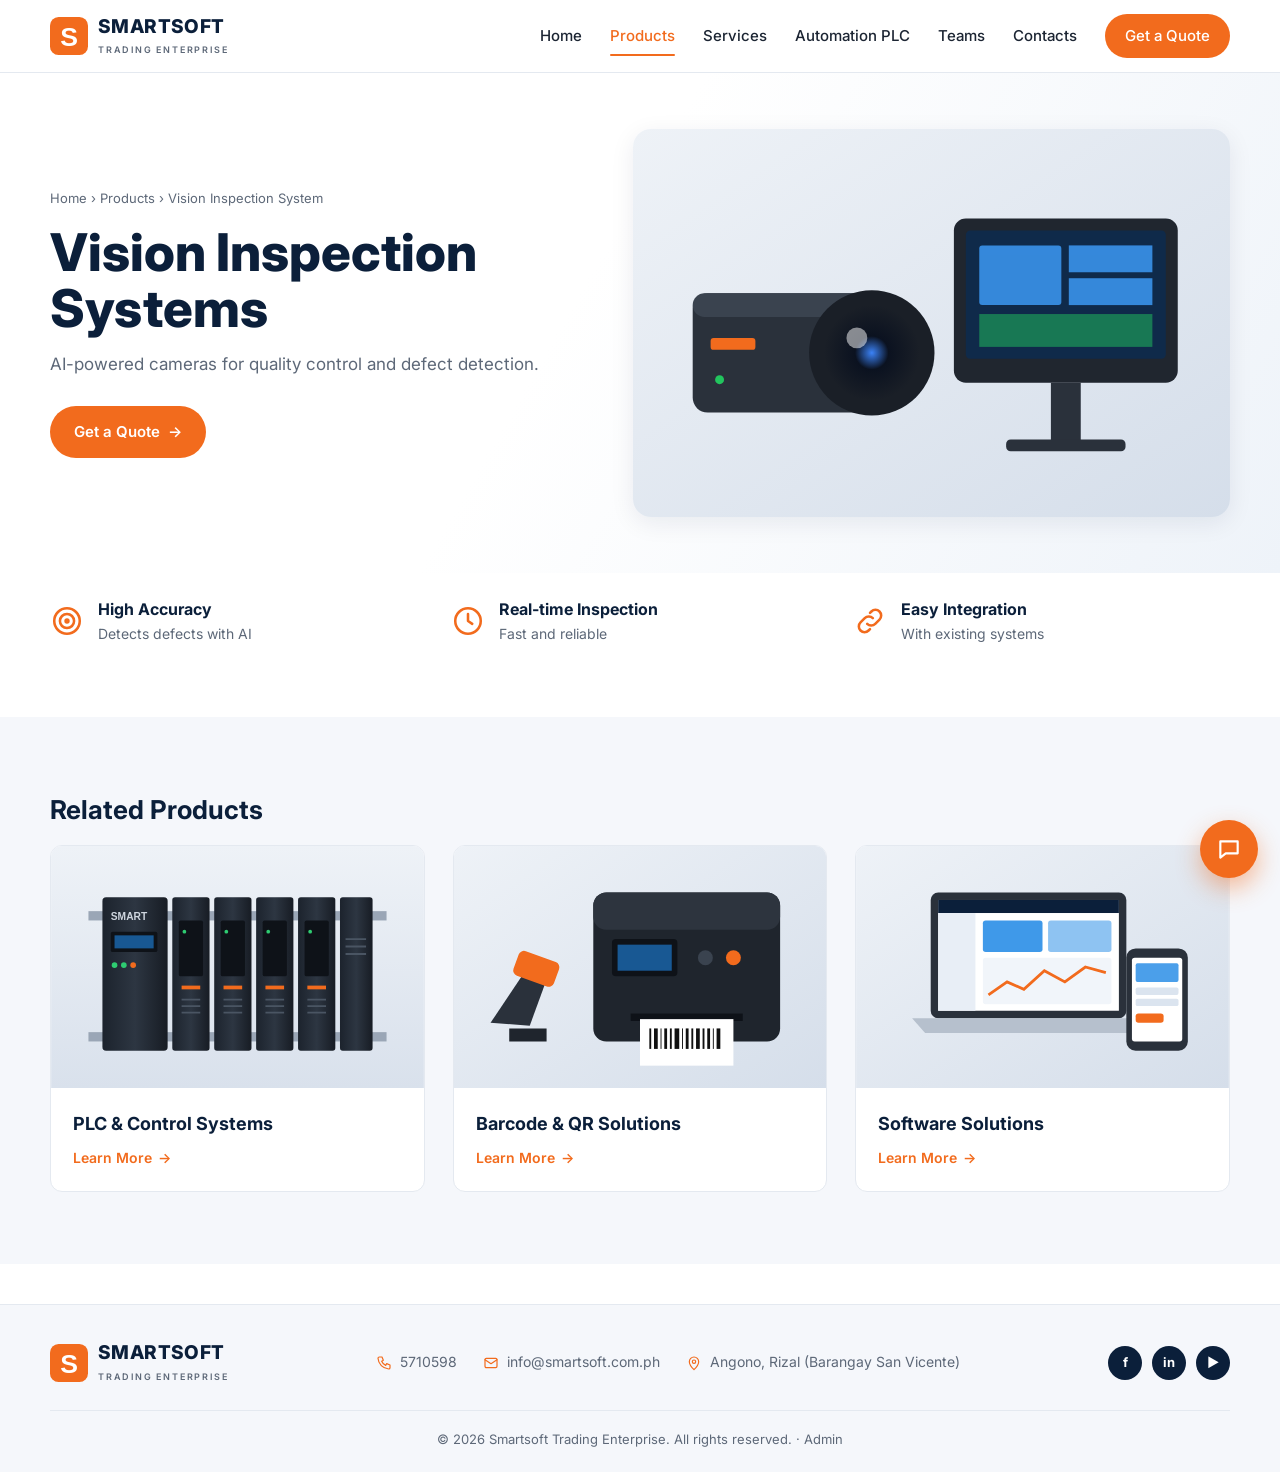
<file: 011-smartsoft_website/vision-inspection.html>
<!DOCTYPE html>
<html lang="en">
<head>
  <meta charset="UTF-8">
  <meta name="viewport" content="width=device-width, initial-scale=1.0">
  <title>Vision Inspection Systems | SMARTSOFT Trading Enterprise</title>
  <meta name="description" content="AI-powered vision inspection cameras for quality control.">
  <link rel="icon" href="img/logo.svg" type="image/svg+xml">
  <link rel="preconnect" href="https://fonts.googleapis.com">
  <link href="https://fonts.googleapis.com/css2?family=Inter:wght@400;500;600;700;800&display=swap" rel="stylesheet">
  <link rel="stylesheet" href="css/style.css">
</head>
<body>
  <header class="header">
    <div class="container header__inner">
      <a href="index.html" class="brand"><img src="img/logo.svg" alt=""><span><span class="brand__name">SMARTSOFT</span><span class="brand__sub">TRADING ENTERPRISE</span></span></a>
      <button class="nav-toggle" aria-label="Open menu" aria-expanded="false">&#9776;</button>
      <nav class="nav"><a href="index.html">Home</a><a href="products.html" class="active">Products</a><a href="services.html">Services</a><a href="plc.html">Automation PLC</a><a href="team.html">Teams</a><a href="contact.html">Contacts</a><a href="contact.html#quote" class="btn btn--primary btn--sm">Get a Quote</a></nav>
    </div>
  </header>

  <main>

    <section class="hero page-hero">
      <div class="container hero__grid">
        <div>
          <nav class="breadcrumb" aria-label="Breadcrumb"><a href="index.html">Home</a> &rsaquo; <a href="products.html">Products</a> &rsaquo; Vision Inspection System</nav>
          <h1>Vision Inspection Systems</h1>
          <p class="lead">AI-powered cameras for quality control and defect detection.</p>
          <div class="btn-row"><a href="contact.html#quote" class="btn btn--primary">Get a Quote <span aria-hidden="true">&rarr;</span></a></div>
        </div>
        <div class="hero__media"><img src="img/camera.svg" alt="Vision inspection camera and monitor"></div>
      </div>
    </section>
    <section class="section" style="padding-top:24px">
      <div class="container highlights">
        <div class="highlight"><div class="icon"><svg viewBox="0 0 24 24" fill="none" stroke="currentColor" stroke-width="1.8" stroke-linecap="round" stroke-linejoin="round" aria-hidden="true"><circle cx="12" cy="12" r="9"/><circle cx="12" cy="12" r="5"/><circle cx="12" cy="12" r="1"/></svg></div><div><h4>High Accuracy</h4><p>Detects defects with AI</p></div></div>
        <div class="highlight"><div class="icon"><svg viewBox="0 0 24 24" fill="none" stroke="currentColor" stroke-width="1.8" stroke-linecap="round" stroke-linejoin="round" aria-hidden="true"><circle cx="12" cy="12" r="9"/><path d="M12 7v5l3 2"/></svg></div><div><h4>Real-time Inspection</h4><p>Fast and reliable</p></div></div>
        <div class="highlight"><div class="icon"><svg viewBox="0 0 24 24" fill="none" stroke="currentColor" stroke-width="1.8" stroke-linecap="round" stroke-linejoin="round" aria-hidden="true"><path d="M10 14a4 4 0 0 0 5.7 0l3-3a4 4 0 0 0-5.7-5.7l-1 1"/><path d="M14 10a4 4 0 0 0-5.7 0l-3 3a4 4 0 0 0 5.7 5.7l1-1"/></svg></div><div><h4>Easy Integration</h4><p>With existing systems</p></div></div>
      </div>
    </section>
    <section class="section section--soft">
      <div class="container"><h2 class="subtitle">Related Products</h2><div class="cards cards--3"><article class="card"><div class="card__img"><img src="img/plc.svg" alt="" loading="lazy"></div><div class="card__body"><h3>PLC &amp; Control Systems</h3><a href="plc.html" class="link-more">Learn More <span aria-hidden="true">&rarr;</span></a></div></article><article class="card"><div class="card__img"><img src="img/printer.svg" alt="" loading="lazy"></div><div class="card__body"><h3>Barcode &amp; QR Solutions</h3><a href="products.html" class="link-more">Learn More <span aria-hidden="true">&rarr;</span></a></div></article><article class="card"><div class="card__img"><img src="img/laptop.svg" alt="" loading="lazy"></div><div class="card__body"><h3>Software Solutions</h3><a href="services.html" class="link-more">Learn More <span aria-hidden="true">&rarr;</span></a></div></article></div></div>
    </section>
  </main>

  <footer class="footer">
    <div class="container">
      <div class="footer__top">
        <a href="index.html" class="brand"><img src="img/logo.svg" alt=""><span><span class="brand__name">SMARTSOFT</span><span class="brand__sub">TRADING ENTERPRISE</span></span></a>
        <div class="footer__contacts">
          <span><svg viewBox="0 0 24 24" fill="none" stroke="currentColor" stroke-width="1.8" stroke-linecap="round" stroke-linejoin="round" aria-hidden="true"><path d="M5 3h4l2 5-2.5 1.5a11 11 0 0 0 6 6L16 13l5 2v4a2 2 0 0 1-2 2A17 17 0 0 1 3 5a2 2 0 0 1 2-2z"/></svg> 5710598</span>
          <span><svg viewBox="0 0 24 24" fill="none" stroke="currentColor" stroke-width="1.8" stroke-linecap="round" stroke-linejoin="round" aria-hidden="true"><rect x="3" y="5" width="18" height="14" rx="2"/><path d="M3 7l9 6 9-6"/></svg> info@smartsoft.com.ph</span>
          <span><svg viewBox="0 0 24 24" fill="none" stroke="currentColor" stroke-width="1.8" stroke-linecap="round" stroke-linejoin="round" aria-hidden="true"><path d="M12 22s7-7 7-12a7 7 0 0 0-14 0c0 5 7 12 7 12z"/><circle cx="12" cy="10" r="2.5"/></svg> Angono, Rizal (Barangay San Vicente)</span>
        </div>
        <div class="socials"><a href="#" aria-label="Facebook">f</a><a href="#" aria-label="LinkedIn">in</a><a href="#" aria-label="YouTube">&#9654;</a></div>
      </div>
      <p class="footer__copy">&copy; <span data-year>2026</span> Smartsoft Trading Enterprise. All rights reserved. &middot; <a href="admin/dashboard.html">Admin</a></p>
    </div>
  </footer>

  <script src="js/main.js"></script>
</body>
</html>
</file>
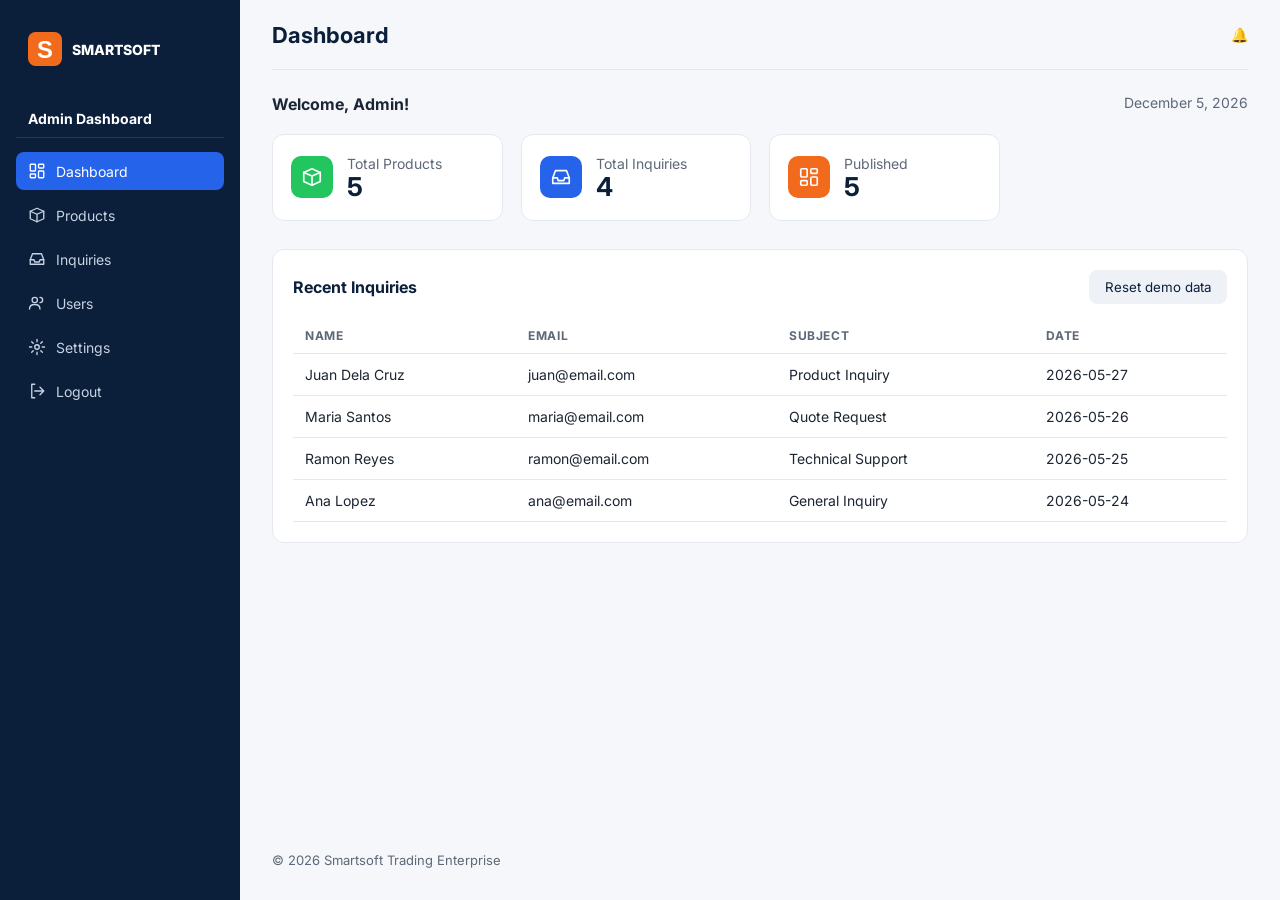
<file: 011-smartsoft_website/admin/dashboard.html>
<!DOCTYPE html>
<html lang="en">
<head>
  <meta charset="UTF-8">
  <meta name="viewport" content="width=device-width, initial-scale=1.0">
  <meta name="robots" content="noindex">
  <title>Dashboard | SMARTSOFT Admin</title>
  <link rel="icon" href="../img/logo.svg" type="image/svg+xml">
  <link href="https://fonts.googleapis.com/css2?family=Inter:wght@400;600;700;800&display=swap" rel="stylesheet">
  <link rel="stylesheet" href="../css/admin.css">
</head>
<body>
  <aside class="side"><a href="../index.html" class="side__brand"><img src="../img/logo.svg" alt="">SMARTSOFT</a><div class="side__title">Admin Dashboard</div><a href="dashboard.html" class="active"><svg viewBox="0 0 24 24" fill="none" stroke="currentColor" stroke-width="1.8" stroke-linecap="round" stroke-linejoin="round"><rect x="3" y="3" width="7" height="9" rx="1"/><rect x="14" y="3" width="7" height="5" rx="1"/><rect x="14" y="12" width="7" height="9" rx="1"/><rect x="3" y="16" width="7" height="5" rx="1"/></svg>Dashboard</a><a href="products.html"><svg viewBox="0 0 24 24" fill="none" stroke="currentColor" stroke-width="1.8" stroke-linecap="round" stroke-linejoin="round"><path d="M3 7l9-4 9 4v10l-9 4-9-4z"/><path d="M3 7l9 4 9-4M12 11v10"/></svg>Products</a><a href="dashboard.html#inquiries"><svg viewBox="0 0 24 24" fill="none" stroke="currentColor" stroke-width="1.8" stroke-linecap="round" stroke-linejoin="round"><path d="M3 13l3-8h12l3 8v6H3z"/><path d="M3 13h5l1 3h6l1-3h5"/></svg>Inquiries</a><a href="#"><svg viewBox="0 0 24 24" fill="none" stroke="currentColor" stroke-width="1.8" stroke-linecap="round" stroke-linejoin="round"><circle cx="9" cy="8" r="3.5"/><path d="M2 20c0-4 3-6 7-6s7 2 7 6M16 4.5a3.5 3.5 0 0 1 0 7"/></svg>Users</a><a href="#"><svg viewBox="0 0 24 24" fill="none" stroke="currentColor" stroke-width="1.8" stroke-linecap="round" stroke-linejoin="round"><circle cx="12" cy="12" r="3"/><path d="M12 2v3M12 19v3M2 12h3M19 12h3M4.9 4.9l2.1 2.1M17 17l2.1 2.1M4.9 19.1L7 17M17 7l2.1-2.1"/></svg>Settings</a><a href="../index.html"><svg viewBox="0 0 24 24" fill="none" stroke="currentColor" stroke-width="1.8" stroke-linecap="round" stroke-linejoin="round"><path d="M9 21H5V3h4M16 17l5-5-5-5M21 12H9"/></svg>Logout</a></aside>
  <div class="main">
    <div class="top"><button class="menu-btn" aria-label="Menu">&#9776;</button><h1>Dashboard</h1><span class="muted">&#128276;</span></div>
    <div class="welcome"><p><strong>Welcome, Admin!</strong></p><span class="muted" id="today"></span></div>
    <div class="tiles">
      <div class="tile"><div class="tile__icon" style="background:#22c55e"><svg viewBox="0 0 24 24" fill="none" stroke="currentColor" stroke-width="1.8" stroke-linecap="round" stroke-linejoin="round"><path d="M3 7l9-4 9 4v10l-9 4-9-4z"/><path d="M3 7l9 4 9-4M12 11v10"/></svg></div><div><span class="muted">Total Products</span><strong id="statProducts">0</strong></div></div>
      <div class="tile"><div class="tile__icon" style="background:#2563eb"><svg viewBox="0 0 24 24" fill="none" stroke="currentColor" stroke-width="1.8" stroke-linecap="round" stroke-linejoin="round"><path d="M3 13l3-8h12l3 8v6H3z"/><path d="M3 13h5l1 3h6l1-3h5"/></svg></div><div><span class="muted">Total Inquiries</span><strong id="statInquiries">0</strong></div></div>
      <div class="tile"><div class="tile__icon" style="background:#f26b1d"><svg viewBox="0 0 24 24" fill="none" stroke="currentColor" stroke-width="1.8" stroke-linecap="round" stroke-linejoin="round"><rect x="3" y="3" width="7" height="9" rx="1"/><rect x="14" y="3" width="7" height="5" rx="1"/><rect x="14" y="12" width="7" height="9" rx="1"/><rect x="3" y="16" width="7" height="5" rx="1"/></svg></div><div><span class="muted">Published</span><strong id="statPublished">0</strong></div></div>
    </div>
    <section class="panel" id="inquiries">
      <div class="panel__head"><h2>Recent Inquiries</h2><button class="btn btn--ghost" id="clearInquiries">Reset demo data</button></div>
      <table><thead><tr><th>Name</th><th>Email</th><th>Subject</th><th>Date</th></tr></thead><tbody id="inquiryRows"></tbody></table>
    </section>
    <footer>&copy; <span data-year>2026</span> Smartsoft Trading Enterprise</footer>
  </div>
  <script src="../js/admin.js"></script>
</body>
</html>
</file>
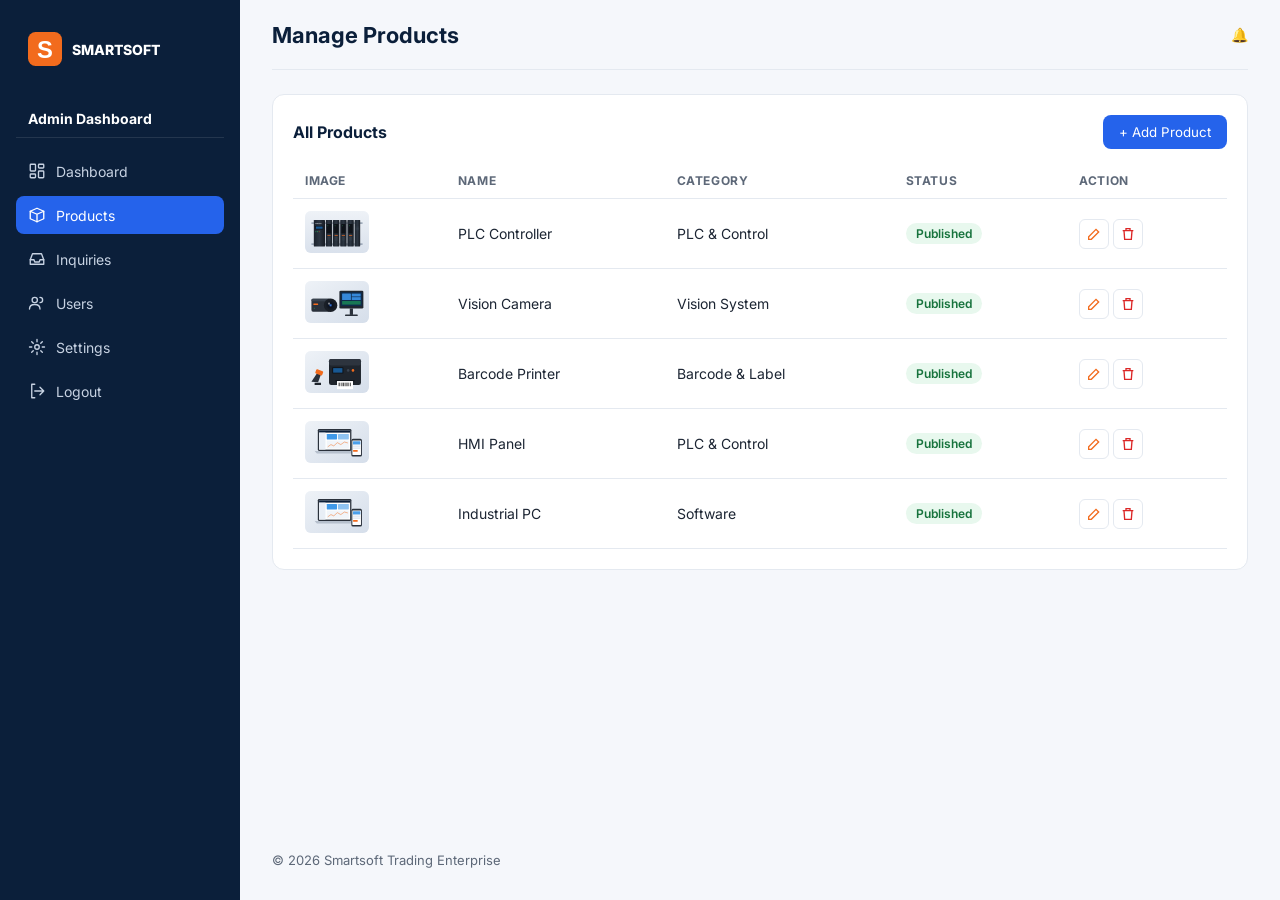
<file: 011-smartsoft_website/admin/products.html>
<!DOCTYPE html>
<html lang="en">
<head>
  <meta charset="UTF-8">
  <meta name="viewport" content="width=device-width, initial-scale=1.0">
  <meta name="robots" content="noindex">
  <title>Manage Products | SMARTSOFT Admin</title>
  <link rel="icon" href="../img/logo.svg" type="image/svg+xml">
  <link href="https://fonts.googleapis.com/css2?family=Inter:wght@400;600;700;800&display=swap" rel="stylesheet">
  <link rel="stylesheet" href="../css/admin.css">
</head>
<body>
  <aside class="side"><a href="../index.html" class="side__brand"><img src="../img/logo.svg" alt="">SMARTSOFT</a><div class="side__title">Admin Dashboard</div><a href="dashboard.html"><svg viewBox="0 0 24 24" fill="none" stroke="currentColor" stroke-width="1.8" stroke-linecap="round" stroke-linejoin="round"><rect x="3" y="3" width="7" height="9" rx="1"/><rect x="14" y="3" width="7" height="5" rx="1"/><rect x="14" y="12" width="7" height="9" rx="1"/><rect x="3" y="16" width="7" height="5" rx="1"/></svg>Dashboard</a><a href="products.html" class="active"><svg viewBox="0 0 24 24" fill="none" stroke="currentColor" stroke-width="1.8" stroke-linecap="round" stroke-linejoin="round"><path d="M3 7l9-4 9 4v10l-9 4-9-4z"/><path d="M3 7l9 4 9-4M12 11v10"/></svg>Products</a><a href="dashboard.html#inquiries"><svg viewBox="0 0 24 24" fill="none" stroke="currentColor" stroke-width="1.8" stroke-linecap="round" stroke-linejoin="round"><path d="M3 13l3-8h12l3 8v6H3z"/><path d="M3 13h5l1 3h6l1-3h5"/></svg>Inquiries</a><a href="#"><svg viewBox="0 0 24 24" fill="none" stroke="currentColor" stroke-width="1.8" stroke-linecap="round" stroke-linejoin="round"><circle cx="9" cy="8" r="3.5"/><path d="M2 20c0-4 3-6 7-6s7 2 7 6M16 4.5a3.5 3.5 0 0 1 0 7"/></svg>Users</a><a href="#"><svg viewBox="0 0 24 24" fill="none" stroke="currentColor" stroke-width="1.8" stroke-linecap="round" stroke-linejoin="round"><circle cx="12" cy="12" r="3"/><path d="M12 2v3M12 19v3M2 12h3M19 12h3M4.9 4.9l2.1 2.1M17 17l2.1 2.1M4.9 19.1L7 17M17 7l2.1-2.1"/></svg>Settings</a><a href="../index.html"><svg viewBox="0 0 24 24" fill="none" stroke="currentColor" stroke-width="1.8" stroke-linecap="round" stroke-linejoin="round"><path d="M9 21H5V3h4M16 17l5-5-5-5M21 12H9"/></svg>Logout</a></aside>
  <div class="main">
    <div class="top"><button class="menu-btn" aria-label="Menu">&#9776;</button><h1>Manage Products</h1><span class="muted">&#128276;</span></div>
    <section class="panel">
      <div class="panel__head"><h2>All Products</h2><button class="btn" id="addProduct">+ Add Product</button></div>
      <table><thead><tr><th>Image</th><th>Name</th><th>Category</th><th>Status</th><th>Action</th></tr></thead><tbody id="productRows"></tbody></table>
    </section>
    <dialog id="productDialog">
      <form method="dialog" id="productForm">
        <h3 id="dialogTitle">Add Product</h3>
        <label>Name<input name="name" required></label>
        <label>Category<select name="category"><option>PLC &amp; Control</option><option>Vision System</option><option>Barcode &amp; Label</option><option>Software</option></select></label>
        <label>Image<select name="image"><option value="plc.svg">PLC</option><option value="camera.svg">Camera</option><option value="printer.svg">Printer</option><option value="laptop.svg">Laptop / Software</option><option value="factory.svg">Factory</option></select></label>
        <label>Status<select name="status"><option>Published</option><option>Draft</option></select></label>
        <div class="dialog__actions"><button type="button" class="btn btn--ghost" id="cancelDialog">Cancel</button><button class="btn" value="save">Save</button></div>
      </form>
    </dialog>
    <footer>&copy; <span data-year>2026</span> Smartsoft Trading Enterprise</footer>
  </div>
  <script src="../js/admin.js"></script>
</body>
</html>
</file>
<file: 011-smartsoft_website/css/style.css>
/* SMARTSOFT Trading Enterprise — public site styles */
:root {
  --orange: #f26b1d;
  --orange-dark: #d9570c;
  --navy: #0b1f3a;
  --navy-2: #13294b;
  --text: #1c2533;
  --muted: #5d6878;
  --line: #e4e9f0;
  --bg-soft: #f5f7fb;
  --white: #fff;
  --radius: 12px;
  --shadow: 0 6px 24px rgba(11, 31, 58, .08);
  --container: 1180px;
}
* { box-sizing: border-box; margin: 0; padding: 0; }
html { scroll-behavior: smooth; }
body { font-family: "Inter", system-ui, -apple-system, "Segoe UI", Roboto, Arial, sans-serif; color: var(--text); background: var(--white); line-height: 1.6; }
img { max-width: 100%; display: block; }
a { color: inherit; text-decoration: none; }
.container { width: min(var(--container), 100% - 32px); margin-inline: auto; }
.section { padding: 72px 0; }
.section--soft { background: var(--bg-soft); }
.eyebrow { font-size: 12px; letter-spacing: .18em; text-transform: uppercase; color: var(--muted); font-weight: 600; margin-bottom: 10px; }
.title { font-size: clamp(28px, 4vw, 44px); line-height: 1.15; font-weight: 800; color: var(--navy); }
.subtitle { font-size: clamp(20px, 2.4vw, 26px); font-weight: 700; color: var(--navy); margin-bottom: 14px; }
.lead { color: var(--muted); font-size: 17px; max-width: 520px; margin-top: 14px; }
.accent { color: var(--orange); }

/* Buttons */
.btn { display: inline-flex; align-items: center; gap: 8px; padding: 12px 22px; border-radius: 999px; font-weight: 600; font-size: 15px; border: 2px solid transparent; cursor: pointer; transition: .2s; font-family: inherit; }
.btn--primary { background: var(--orange); color: #fff; }
.btn--primary:hover { background: var(--orange-dark); transform: translateY(-1px); box-shadow: 0 6px 16px rgba(242, 107, 29, .35); }
.btn--ghost { border-color: #c9d2de; color: var(--navy); background: #fff; }
.btn--ghost:hover { border-color: var(--navy); }
.btn--sm { padding: 8px 16px; font-size: 14px; }
.btn-row { display: flex; gap: 14px; flex-wrap: wrap; margin-top: 28px; }
.link-more { color: var(--orange); font-weight: 600; font-size: 14px; display: inline-flex; gap: 6px; }
.link-more:hover { gap: 10px; }

/* Header */
.header { position: sticky; top: 0; z-index: 50; background: rgba(255, 255, 255, .95); backdrop-filter: blur(8px); border-bottom: 1px solid var(--line); }
.header__inner { display: flex; align-items: center; justify-content: space-between; height: 72px; gap: 20px; }
.brand { display: flex; align-items: center; gap: 10px; }
.brand img { width: 38px; height: 38px; }
.brand__name { font-weight: 800; font-size: 19px; color: var(--navy); line-height: 1; letter-spacing: .02em; }
.brand__sub { display: block; font-size: 9px; letter-spacing: .2em; color: var(--muted); font-weight: 600; margin-top: 3px; }
.nav { display: flex; gap: 28px; align-items: center; }
.nav a { font-size: 15px; font-weight: 500; color: var(--text); position: relative; padding: 6px 0; }
.nav a:hover, .nav a.active { color: var(--orange); }
.nav a.active::after { content: ""; position: absolute; left: 0; right: 0; bottom: -2px; height: 2px; background: var(--orange); border-radius: 2px; }
.nav a.btn, .nav a.btn:hover { color: #fff; padding: 8px 18px; }
.nav-toggle { display: none; background: none; border: 0; font-size: 26px; cursor: pointer; color: var(--navy); }

/* Hero */
.hero { background: linear-gradient(120deg, #fff 0%, #fff 45%, #eef3f9 100%); overflow: hidden; }
.hero__grid { display: grid; grid-template-columns: 1fr 1.1fr; gap: 40px; align-items: center; padding: 64px 0; }
.hero h1 { font-size: clamp(36px, 5.4vw, 60px); line-height: 1.08; font-weight: 800; color: var(--navy); }
.hero__media { border-radius: 18px; overflow: hidden; box-shadow: var(--shadow); }
.page-hero .hero__grid { padding: 56px 0; }
.page-hero h1 { font-size: clamp(34px, 4.6vw, 52px); }

/* Feature strip */
.features { display: grid; grid-template-columns: repeat(5, 1fr); gap: 18px; }
.feature { text-align: center; padding: 26px 16px; border-radius: var(--radius); transition: .2s; }
.feature:hover { background: #fff; box-shadow: var(--shadow); }
.feature h4 { font-size: 15px; color: var(--navy); margin: 12px 0 6px; }
.feature p { font-size: 13px; color: var(--muted); }
.icon { width: 44px; height: 44px; color: var(--orange); margin-inline: auto; }
.icon svg { width: 100%; height: 100%; }

/* About */
.split { display: grid; grid-template-columns: 1fr 1fr; gap: 56px; align-items: center; }
.split p { color: var(--muted); margin-bottom: 20px; }
.media { border-radius: 16px; overflow: hidden; box-shadow: var(--shadow); }
.mvg { display: grid; grid-template-columns: repeat(3, 1fr); gap: 24px; margin-top: 48px; }
.mvg__item { display: flex; gap: 14px; }
.mvg__item .icon { width: 30px; height: 30px; flex: none; margin: 0; }
.mvg__item h4 { color: var(--navy); margin-bottom: 4px; }
.mvg__item p { font-size: 14px; color: var(--muted); }

/* CTA */
.cta { display: grid; grid-template-columns: 1fr 1fr; background: var(--navy); border-radius: 18px; overflow: hidden; color: #fff; }
.cta__img { min-height: 260px; background: url(../img/factory.svg) center/cover; }
.cta__body { padding: 48px; display: flex; flex-direction: column; justify-content: center; }
.cta__body .eyebrow { color: #9fb0c8; }
.cta__body h2 { font-size: 32px; margin-bottom: 10px; }
.cta__body p { color: #c7d2e2; }

/* Cards */
.filters { display: flex; flex-wrap: wrap; gap: 10px; margin-bottom: 36px; }
.chip { padding: 9px 20px; border-radius: 999px; border: 1px solid var(--line); background: #fff; cursor: pointer; font: 500 14px inherit; font-family: inherit; color: var(--text); transition: .2s; }
.chip:hover { border-color: var(--orange); color: var(--orange); }
.chip.active { background: var(--orange); border-color: var(--orange); color: #fff; }
.cards { display: grid; grid-template-columns: repeat(2, 1fr); gap: 28px; }
.cards--3 { grid-template-columns: repeat(3, 1fr); }
.cards--4 { grid-template-columns: repeat(4, 1fr); }
.card { background: #fff; border: 1px solid var(--line); border-radius: var(--radius); overflow: hidden; transition: .25s; display: flex; flex-direction: column; }
.card:hover { transform: translateY(-4px); box-shadow: var(--shadow); }
.card__img { aspect-ratio: 400/260; background: var(--bg-soft); }
.card__img img { width: 100%; height: 100%; object-fit: cover; }
.card__body { padding: 22px; display: flex; flex-direction: column; gap: 8px; flex: 1; }
.card__body h3 { font-size: 18px; color: var(--navy); }
.card__body p { font-size: 14px; color: var(--muted); flex: 1; }
.card.hidden { display: none; }

/* Service list */
.service { display: grid; grid-template-columns: 300px 1fr; gap: 32px; align-items: center; padding: 24px 0; border-bottom: 1px solid var(--line); }
.service:last-child { border-bottom: 0; }
.service .media { aspect-ratio: 400/260; }
.service__head { display: flex; align-items: center; gap: 12px; margin-bottom: 8px; }
.service__head .icon { width: 30px; height: 30px; margin: 0; }
.service h3 { color: var(--navy); font-size: 20px; }
.service p { color: var(--muted); margin-bottom: 10px; max-width: 520px; }

/* Checklist */
.checklist { list-style: none; display: grid; gap: 14px; }
.checklist li { display: flex; gap: 12px; align-items: center; font-weight: 500; }
.checklist li::before { content: "✓"; width: 22px; height: 22px; border-radius: 50%; background: var(--orange); color: #fff; font-size: 12px; display: grid; place-items: center; flex: none; }
.gallery { display: grid; grid-template-columns: repeat(3, 1fr); gap: 20px; }
.gallery .media { aspect-ratio: 400/260; }
.caption { color: var(--muted); margin-top: 18px; }

/* Team */
.team-card { text-align: center; }
.team-card .card__img { aspect-ratio: 200/220; }
.team-card h3 { font-size: 17px; }
.team-card .role { color: var(--orange); font-size: 14px; font-weight: 600; }
.team-card .card__body { gap: 2px; }
.team-group { display: flex; justify-content: center; align-items: flex-end; gap: 0; }
.team-group img { width: 22%; margin-inline: -2.5%; filter: drop-shadow(0 8px 14px rgba(0,0,0,.12)); border-radius: 14px; }
.team-group img:nth-child(odd) { transform: translateY(16px); }
.stats { display: grid; grid-template-columns: repeat(3, 1fr); gap: 24px; margin-top: 48px; }
.stat { text-align: center; background: #fff; border: 1px solid var(--line); border-radius: var(--radius); padding: 28px; }
.stat strong { display: block; font-size: 34px; color: var(--navy); margin-top: 8px; }
.stat span { color: var(--muted); font-size: 14px; }

/* Contact */
.contact-grid { display: grid; grid-template-columns: 1fr 1.3fr; gap: 48px; }
.info { display: grid; gap: 26px; }
.info__item { display: flex; gap: 14px; }
.info__item .icon { width: 26px; height: 26px; margin: 0; flex: none; }
.info__item h4 { color: var(--navy); }
.info__item p { color: var(--muted); font-size: 15px; }
.form { background: #fff; border: 1px solid var(--line); border-radius: 16px; padding: 32px; box-shadow: var(--shadow); display: grid; gap: 18px; }
.form label { font-weight: 600; font-size: 14px; display: grid; gap: 6px; color: var(--navy); }
.form input, .form textarea, .form select { font: inherit; padding: 12px 14px; border: 1px solid #d3dbe6; border-radius: 8px; width: 100%; font-weight: 400; color: var(--text); }
.form input:focus, .form textarea:focus, .form select:focus { outline: 2px solid rgba(242, 107, 29, .35); border-color: var(--orange); }
.form textarea { min-height: 130px; resize: vertical; }
.req { color: var(--orange); }
.form-msg { padding: 12px 14px; border-radius: 8px; background: #e8f8ee; color: #17733d; font-size: 14px; display: none; }
.form-msg.show { display: block; }
.map { display: grid; grid-template-columns: 1.6fr 1fr; gap: 28px; align-items: center; }
.map iframe { width: 100%; height: 280px; border: 0; border-radius: 14px; }

/* Breadcrumb, detail */
.breadcrumb { font-size: 13px; color: var(--muted); margin-bottom: 16px; }
.breadcrumb a:hover { color: var(--orange); }
.highlights { display: grid; grid-template-columns: repeat(3, 1fr); gap: 24px; }
.highlight { display: flex; gap: 14px; align-items: center; }
.highlight .icon { width: 34px; height: 34px; margin: 0; flex: none; }
.highlight h4 { color: var(--navy); font-size: 16px; }
.highlight p { color: var(--muted); font-size: 14px; }

/* Footer */
.footer { background: var(--bg-soft); border-top: 1px solid var(--line); padding: 36px 0 22px; margin-top: 40px; }
.footer__top { display: flex; flex-wrap: wrap; align-items: center; justify-content: space-between; gap: 24px; }
.footer__contacts { display: flex; flex-wrap: wrap; gap: 26px; font-size: 14px; color: var(--muted); }
.footer__contacts span { display: inline-flex; align-items: center; gap: 8px; }
.footer__contacts svg { width: 16px; height: 16px; color: var(--orange); }
.socials { display: flex; gap: 10px; }
.socials a { width: 34px; height: 34px; border-radius: 50%; background: var(--navy); color: #fff; display: grid; place-items: center; font-size: 13px; font-weight: 700; }
.socials a:hover { background: var(--orange); }
.footer__copy { text-align: center; font-size: 13px; color: var(--muted); margin-top: 26px; padding-top: 18px; border-top: 1px solid var(--line); }

/* Chatbot */
.chat-fab { position: fixed; right: 22px; bottom: 22px; width: 58px; height: 58px; border-radius: 50%; background: var(--orange); color: #fff; border: 0; box-shadow: 0 10px 24px rgba(242, 107, 29, .45); cursor: pointer; z-index: 90; display: grid; place-items: center; }
.chat-fab svg { width: 26px; height: 26px; }
.chat { position: fixed; right: 22px; bottom: 92px; width: 360px; max-width: calc(100vw - 32px); height: 500px; max-height: calc(100vh - 120px); background: #fff; border-radius: 16px; box-shadow: 0 20px 50px rgba(11, 31, 58, .25); z-index: 91; display: none; flex-direction: column; overflow: hidden; }
.chat.open { display: flex; }
.chat__head { display: flex; align-items: center; gap: 10px; padding: 14px 16px; border-bottom: 1px solid var(--line); }
.chat__head img { width: 34px; height: 34px; }
.chat__head strong { display: block; color: var(--navy); font-size: 15px; }
.chat__head small { color: #17a34a; font-size: 12px; }
.chat__head small::before { content: "● "; }
.chat__close { margin-left: auto; background: none; border: 0; font-size: 22px; cursor: pointer; color: var(--muted); }
.chat__body { flex: 1; overflow-y: auto; padding: 16px; display: flex; flex-direction: column; gap: 12px; background: #fafbfd; }
.msg { max-width: 80%; padding: 10px 14px; border-radius: 14px; font-size: 14px; line-height: 1.45; }
.msg time { display: block; font-size: 10px; opacity: .65; margin-top: 4px; }
.msg--bot { background: #fff; border: 1px solid var(--line); border-top-left-radius: 4px; align-self: flex-start; }
.msg--user { background: #2563eb; color: #fff; border-top-right-radius: 4px; align-self: flex-end; }
.chat__quick { display: flex; flex-wrap: wrap; gap: 6px; padding: 0 16px 10px; background: #fafbfd; }
.chat__quick button { font: 12px inherit; font-family: inherit; border: 1px solid var(--line); background: #fff; border-radius: 999px; padding: 5px 10px; cursor: pointer; }
.chat__quick button:hover { border-color: var(--orange); color: var(--orange); }
.chat__form { display: flex; gap: 8px; padding: 12px; border-top: 1px solid var(--line); }
.chat__form input { flex: 1; border: 1px solid var(--line); border-radius: 999px; padding: 10px 14px; font: inherit; font-size: 14px; }
.chat__form button { width: 40px; height: 40px; border-radius: 50%; border: 0; background: #2563eb; color: #fff; cursor: pointer; display: grid; place-items: center; }

/* Responsive */
@media (max-width: 1000px) {
  .features { grid-template-columns: repeat(3, 1fr); }
  .cards--4 { grid-template-columns: repeat(2, 1fr); }
  .cards--3 { grid-template-columns: repeat(2, 1fr); }
}
@media (max-width: 860px) {
  .nav-toggle { display: block; }
  .nav { position: absolute; top: 72px; left: 0; right: 0; background: #fff; flex-direction: column; align-items: stretch; gap: 0; padding: 8px 16px 18px; border-bottom: 1px solid var(--line); display: none; }
  .nav.open { display: flex; }
  .nav a { padding: 12px 0; border-bottom: 1px solid var(--line); }
  .nav a.active::after { display: none; }
  .nav .btn { margin-top: 12px; justify-content: center; }
  .hero__grid, .split, .cta, .contact-grid, .map, .service { grid-template-columns: 1fr; }
  .hero__grid { padding: 40px 0; gap: 28px; }
  .mvg, .highlights, .stats, .gallery { grid-template-columns: 1fr; }
  .cta__body { padding: 32px 24px; }
  .section { padding: 52px 0; }
}
@media (max-width: 560px) {
  .features, .cards, .cards--3, .cards--4 { grid-template-columns: 1fr; }
  .features { grid-template-columns: repeat(2, 1fr); }
  .footer__top { flex-direction: column; align-items: flex-start; }
}
</file>
<file: 011-smartsoft_website/css/admin.css>
/* SMARTSOFT admin panel */
:root { --orange: #f26b1d; --navy: #0b1f3a; --blue: #2563eb; --line: #e4e9f0; --muted: #5d6878; --bg: #f5f7fb; }
* { box-sizing: border-box; margin: 0; padding: 0; }
body { font-family: "Inter", system-ui, -apple-system, "Segoe UI", Roboto, Arial, sans-serif; background: var(--bg); color: #1c2533; display: grid; grid-template-columns: 240px 1fr; min-height: 100vh; }
a { color: inherit; text-decoration: none; }
.side { background: var(--navy); color: #c7d2e2; padding: 22px 16px; display: flex; flex-direction: column; gap: 6px; }
.side__brand { display: flex; align-items: center; gap: 10px; color: #fff; font-weight: 800; margin-bottom: 18px; }
.side__brand img { width: 34px; }
.side__title { color: #fff; font-weight: 700; font-size: 14px; padding: 10px 12px; border-bottom: 1px solid rgba(255,255,255,.1); margin-bottom: 8px; }
.side a { display: flex; align-items: center; gap: 10px; padding: 10px 12px; border-radius: 8px; font-size: 14px; }
.side a:hover { background: rgba(255,255,255,.07); color: #fff; }
.side a.active { background: var(--blue); color: #fff; }
.side svg { width: 18px; height: 18px; }
.main { padding: 0 32px 32px; display: flex; flex-direction: column; min-width: 0; }
.top { display: flex; align-items: center; justify-content: space-between; height: 70px; border-bottom: 1px solid var(--line); margin-bottom: 24px; }
.top h1 { font-size: 22px; color: var(--navy); }
.muted { color: var(--muted); font-size: 14px; }
.welcome { display: flex; justify-content: space-between; margin-bottom: 20px; }
.tiles { display: grid; grid-template-columns: repeat(auto-fill, minmax(200px, 1fr)); gap: 18px; margin-bottom: 28px; }
.tile { background: #fff; border: 1px solid var(--line); border-radius: 12px; padding: 18px; display: flex; gap: 14px; align-items: center; }
.tile__icon { width: 42px; height: 42px; border-radius: 10px; display: grid; place-items: center; color: #fff; }
.tile__icon svg { width: 22px; height: 22px; }
.tile strong { display: block; font-size: 26px; color: var(--navy); line-height: 1.1; }
.panel { background: #fff; border: 1px solid var(--line); border-radius: 12px; padding: 20px; overflow-x: auto; }
.panel__head { display: flex; justify-content: space-between; align-items: center; margin-bottom: 14px; gap: 12px; }
.panel h2 { font-size: 16px; color: var(--navy); }
table { width: 100%; border-collapse: collapse; font-size: 14px; min-width: 560px; }
th { text-align: left; font-size: 12px; text-transform: uppercase; letter-spacing: .05em; color: var(--muted); padding: 10px 12px; border-bottom: 1px solid var(--line); }
td { padding: 12px; border-bottom: 1px solid var(--line); vertical-align: middle; }
td img { width: 64px; height: 42px; object-fit: cover; border-radius: 6px; background: var(--bg); }
.badge { display: inline-block; padding: 3px 10px; border-radius: 999px; font-size: 12px; font-weight: 600; background: #e8f8ee; color: #17733d; }
.badge--draft { background: #fff4e5; color: #b45309; }
.btn { display: inline-flex; align-items: center; gap: 6px; border: 0; border-radius: 8px; padding: 9px 16px; font: 600 14px inherit; font-family: inherit; cursor: pointer; background: var(--blue); color: #fff; }
.btn:hover { filter: brightness(1.08); }
.btn--ghost { background: #eef2f7; color: var(--navy); }
.icon-btn { width: 30px; height: 30px; border-radius: 6px; border: 1px solid var(--line); background: #fff; cursor: pointer; display: inline-grid; place-items: center; margin-right: 4px; }
.icon-btn svg { width: 16px; height: 16px; }
.icon-btn--edit { color: var(--orange); }
.icon-btn--del { color: #dc2626; }
.empty { text-align: center; color: var(--muted); padding: 24px; }
footer { margin-top: auto; padding-top: 28px; font-size: 13px; color: var(--muted); }
dialog { border: 0; border-radius: 14px; padding: 0; width: min(460px, 92vw); box-shadow: 0 20px 50px rgba(11,31,58,.3); }
dialog::backdrop { background: rgba(11,31,58,.45); }
dialog form { padding: 24px; display: grid; gap: 14px; }
dialog h3 { color: var(--navy); }
dialog label { display: grid; gap: 6px; font-size: 14px; font-weight: 600; color: var(--navy); }
dialog input, dialog select { font: inherit; font-weight: 400; padding: 10px 12px; border: 1px solid #d3dbe6; border-radius: 8px; }
.dialog__actions { display: flex; justify-content: flex-end; gap: 10px; margin-top: 6px; }
.menu-btn { display: none; background: none; border: 0; font-size: 24px; cursor: pointer; }
@media (max-width: 820px) {
  body { grid-template-columns: 1fr; }
  .side { position: fixed; inset: 0 auto 0 0; width: 240px; z-index: 20; transform: translateX(-100%); transition: .25s; }
  .side.open { transform: none; }
  .menu-btn { display: block; }
  .main { padding: 0 16px 24px; }
}
</file>
